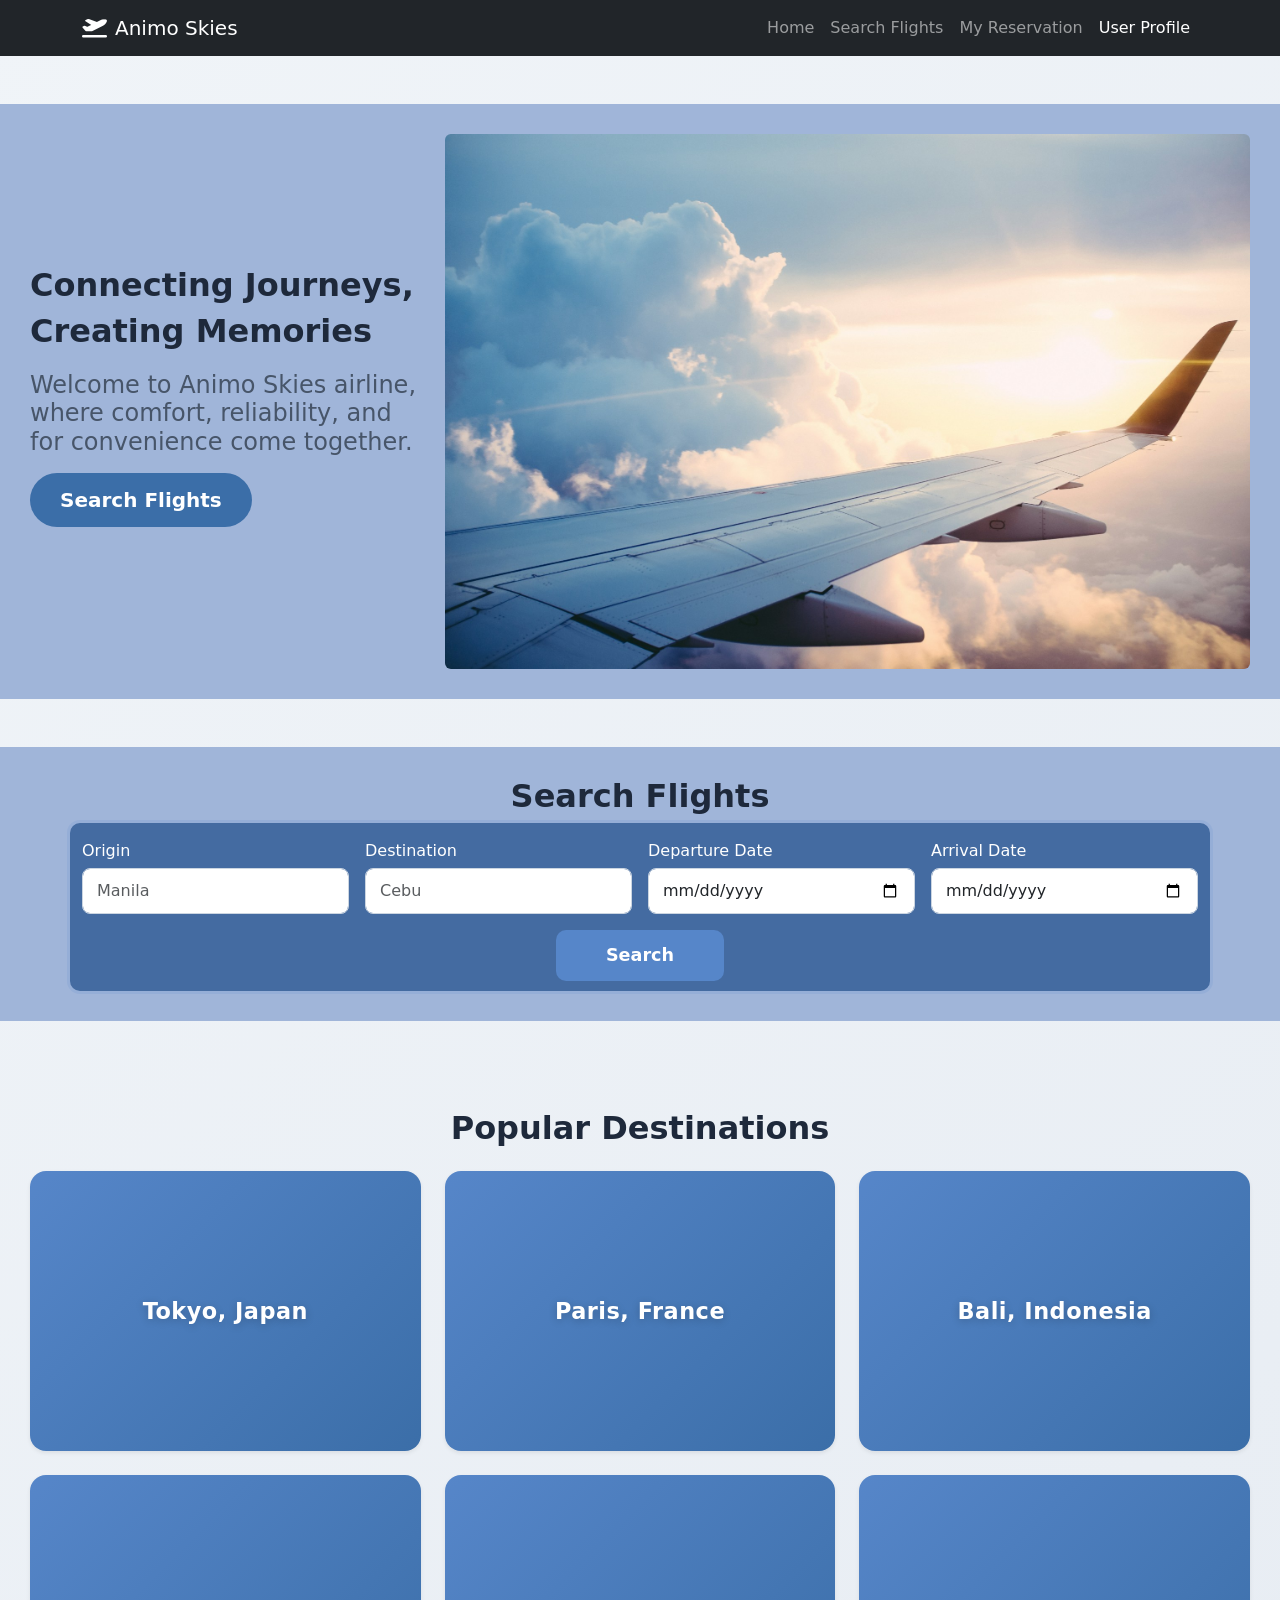
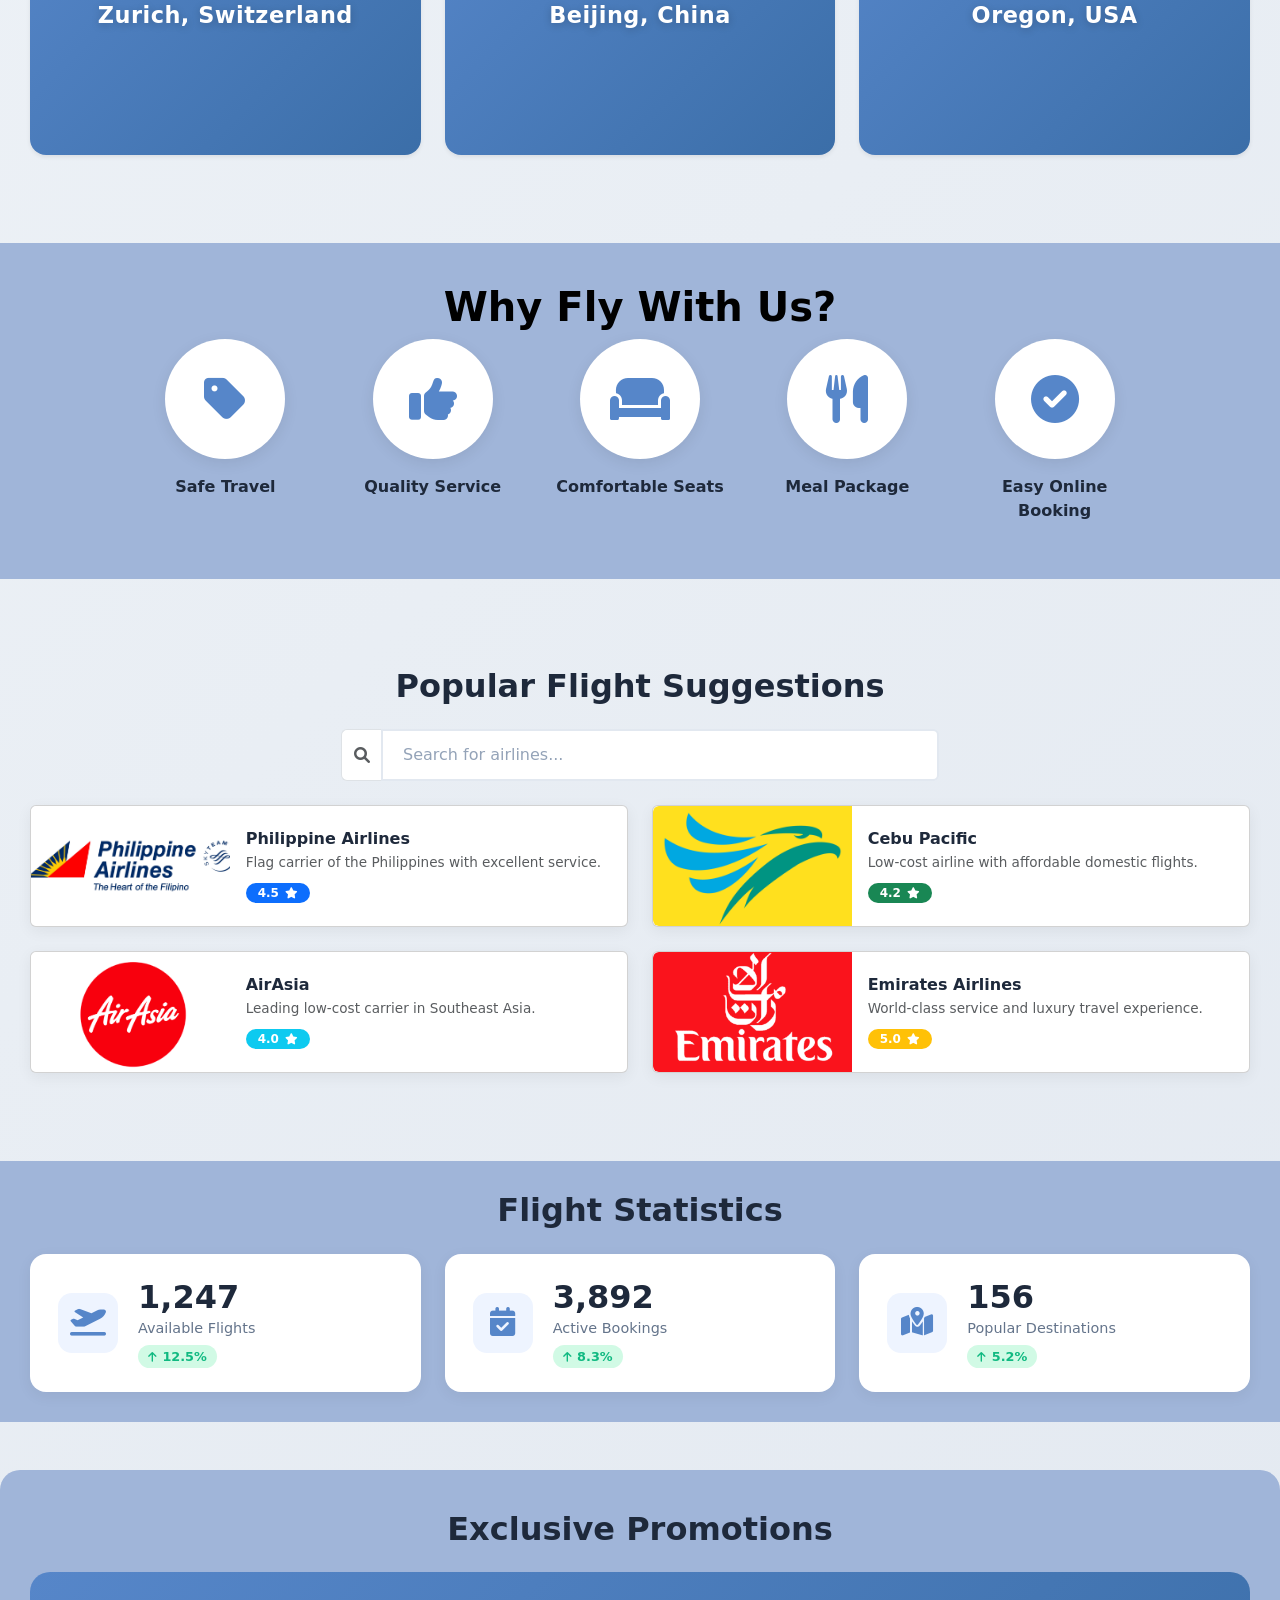
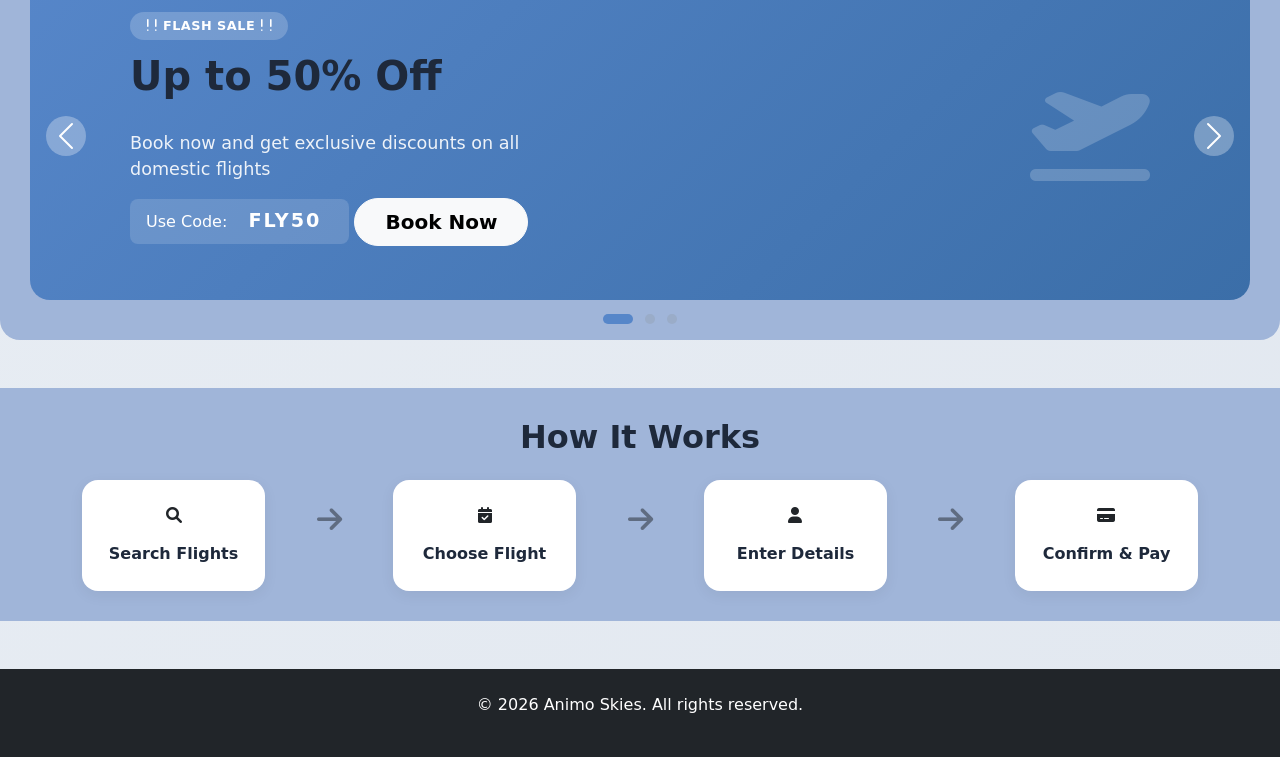
<file: index.html>
<!DOCTYPE html>
<html lang="en">

<head>
    <meta charset="UTF-8">
    <meta name="viewport" content="width=device-width, initial-scale=1.0">
    <title>Animo Skies - Home</title>

    <!-- Bootstrap CSS -->
    <link href="https://cdn.jsdelivr.net/npm/bootstrap@5.3.3/dist/css/bootstrap.min.css" rel="stylesheet">
    
    <!-- Font Awesome -->
    <link rel="stylesheet" href="https://cdnjs.cloudflare.com/ajax/libs/font-awesome/6.0.0-beta3/css/all.min.css">
    
    <!-- jQuery -->
    <script src="https://code.jquery.com/jquery-3.6.0.min.js"></script>
    
    <!-- Custom CSS -->
    <link rel="stylesheet" href="index-design.css">

</head>

<body>

    <!-- Navigation -->
    <nav class="navbar navbar-expand-lg navbar-dark bg-dark">
        <div class="container">
            <a class="navbar-brand" href="#">
                <i class="fas fa-plane-departure me-2"></i>Animo Skies
            </a>
            <button class="navbar-toggler" type="button" data-bs-toggle="collapse" data-bs-target="#mainMenu">
                <span class="navbar-toggler-icon"></span>
            </button>
            <div class="collapse navbar-collapse" id="mainMenu">
                <ul class="navbar-nav ms-auto">
                    <li class="nav-item"><a class="nav-link" href="index.html">Home</a></li>
                    <li class="nav-item"><a class="nav-link" href="search.html">Search Flights</a></li>
                    <li class="nav-item"><a class="nav-link" href="reservation.html">My Reservation</a></li>
                    <li class="nav-item"><a class="nav-link active" href="profile.html">User Profile</a></li>
                </ul>
            </div>
        </div>
    </nav>

    <!-- Hero Section -->
    <div class="container-fluid my-5" id="firstContainer">
        <div class="row align-items-center">
            <div class="col-lg-4 col-md-6" id="firstContainerTxt">
                <div class="lead-text">
                    <h2 class="mb-2">Connecting Journeys,</h2>
                    <h2 class="mb-2">Creating Memories</h2>
                </div>

                <div class="sublead-text"> 
                    <h4 class="mb-2">Welcome to Animo Skies airline, where comfort,
                                    reliability, and for convenience come together.</h4>
                </div>
                
                <div class="btn-container mt-3" id="firstContainerBtn">
                    <a href="#searchFlightContainer" class="btn btn-primary btn-lg" id="pressScrollSearch">Search Flights</a>
                </div>
            </div>

            <div class="col-lg-8 col-md-6" id="firstContainerPic">
                    <img src="pics/plane.jpg" alt="Image" class="img-fluid rounded">
                </div>

        </div>
    </div>

    <!-- Search Flight-->
     <div class="container-fluid my-5" id="searchFlightContainer">
        <div class="row">
            <div class="col-md-12">
                <h2 class="text-center mb-4">Search Flights</h2>
                <form class="container" id="grpSearchContainer">
                    <div class="row g-3 align-items-end">
                        <div class="col-md-3 col-sm-6">
                            <label for="origin">Origin</label>
                            <input type="text" class="form-control" id="origin" placeholder="Manila">
                        </div>

                        <div class="col-md-3 col-sm-6">
                            <label for="destination">Destination</label>
                            <input type="text" class="form-control" id="destination" placeholder="Cebu">
                        </div>

                        <div class="col-md-3 col-sm-6">
                            <label for="departure">Departure Date</label>
                            <input type="date" class="form-control" id="departure">
                        </div>

                        <div class="col-md-3 col-sm-6">
                            <label for="arrival">Arrival Date</label>
                            <input type="date" class="form-control" id="arrival">
                        </div>
                        
                        <div class="col-12 text-center mt-3">
                            <a href="search.html" class="btn btn-primary btn-lg">Search</a>
                        </div>

                    </div>
                </form>
            </div>
        </div>
     </div>

    <!-- Popular Destinations Showcase -->
     <div class="container-fluid my-5" id="popDestShowcase">
        <h2 class="text-center mb-4">Popular Destinations</h2>
        
        <div class="row row-cols-3 g-4">
            <!-- Tokyo -->
            <div class="col">
                <div class="card h-100 shadow-sm destination-card d-flex align-items-center justify-content-center">
                    <h5 class="card-title text-white fw-bold text-center mb-0">Tokyo, Japan</h5>
                </div>
            </div>

            <!-- Paris -->
            <div class="col">
                <div class="card h-100 shadow-sm destination-card d-flex align-items-center justify-content-center">
                    <h5 class="card-title text-white fw-bold text-center mb-0">Paris, France</h5>
                </div>
            </div>

            <!-- Bali -->
            <div class="col">
                <div class="card h-100 shadow-sm destination-card d-flex align-items-center justify-content-center">
                    <h5 class="card-title text-white fw-bold text-center mb-0">Bali, Indonesia</h5>
                </div>
            </div>

            <!-- Zurich -->
            <div class="col">
                <div class="card h-100 shadow-sm destination-card d-flex align-items-center justify-content-center">
                    <h5 class="card-title text-white fw-bold text-center mb-0">Zurich, Switzerland</h5>
                </div>
            </div>

            <!-- Beijing -->
            <div class="col">
                <div class="card h-100 shadow-sm destination-card d-flex align-items-center justify-content-center">
                    <h5 class="card-title text-white fw-bold text-center mb-0">Beijing, China</h5>
                </div>
            </div>

            <!-- Oregon -->
            <div class="col">
                <div class="card h-100 shadow-sm destination-card d-flex align-items-center justify-content-center">
                    <h5 class="card-title text-white fw-bold text-center mb-0">Oregon, USA</h5>
                </div>
            </div>
        </div>
    </div>

    <!-- Why Fly With Us -->
    <div class="container-fluid my-5" id="whyFly">
        <h1 class="text-center text-body-emphasis">Why Fly With Us?</h1>

        <div class="row justify-content-center g-4">
            <!-- Circle 1 -->
            <div class="col-md-2 col-sm-4 col-6 text-center">
                <div class="circle-item">
                    <div class="circle"><i class="fas fa-tag"></i></div>
                    <p class="circle-text mt-3">Safe Travel</p>
                </div>
            </div>
            
            <!-- Circle 2 -->
            <div class="col-md-2 col-sm-4 col-6 text-center">
                <div class="circle-item">
                    <div class="circle"><i class="fas fa-thumbs-up"></i></div>
                    <p class="circle-text mt-3">Quality Service</p>
                </div>
            </div>
            
            <!-- Circle 3 -->
            <div class="col-md-2 col-sm-4 col-6 text-center">
                <div class="circle-item">
                    <div class="circle"><i class="fas fa-couch"></i></div>
                    <p class="circle-text mt-3">Comfortable Seats</p>
                </div>
            </div>
            
            <!-- Circle 4 -->
            <div class="col-md-2 col-sm-4 col-6 text-center">
                <div class="circle-item">
                    <div class="circle"><i class="fas fa-utensils"></i></div>
                    <p class="circle-text mt-3">Meal Package</p>
                </div>
            </div>
            
            <!-- Circle 5 -->
            <div class="col-md-2 col-sm-4 col-6 text-center">
                <div class="circle-item">
                    <div class="circle"><i class="fas fa-check-circle"></i></div>
                    <p class="circle-text mt-3">Easy Online Booking</p>
                </div>
            </div>
        </div>

    </div>

    <!-- Flight Suggestions -->
     <div class="container-fluid my-5" id="flightSugg">
        <h2 class="text-center mb-4">Popular Flight Suggestions</h2>
    
        <!-- Search Bar for Auto-Suggest -->
    <div class="row justify-content-center mb-4">
        <div class="col-md-6">
            <div class="search-wrapper">
                <div class="input-group">
                    <span class="input-group-text bg-white border-end-0">
                        <i class="fas fa-search text-muted"></i>
                    </span>
                    <input type="text" class="form-control" id="flightSearch" 
                           placeholder="Search for airlines..." 
                           autocomplete="off">
                </div>
                <div id="suggestionsList" class="suggestions-box"></div>
            </div>
        </div>
    </div>

        <div class="row row-cols-1 row-cols-md-2 g-4">
            <!-- Card 1 -->
            <div class="col">
                <div class="card flight-card">
                    <div class="row g-0 align-items-center">
                        <div class="col-4">
                            <img src="pics/PAL.jpg" class="img-fluid rounded-start flight-img" alt="Philippine Airlines">
                        </div>
                        <div class="col-8">
                            <div class="card-body">
                                <h5 class="card-title">Philippine Airlines</h5>
                                <p class="card-text text-muted">Flag carrier of the Philippines with excellent service.</p>
                                <span class="badge bg-primary">4.5 <i class="fas fa-star"></i></span>
                            </div>
                        </div>
                    </div>
                </div>
            </div>
            
            <!-- Card 2 -->
            <div class="col">
                <div class="card flight-card">
                    <div class="row g-0 align-items-center">
                        <div class="col-4">
                            <img src="pics/CebPac.png" class="img-fluid rounded-start flight-img" alt="Cebu Pacific">
                        </div>
                        <div class="col-8">
                            <div class="card-body">
                                <h5 class="card-title">Cebu Pacific</h5>
                                <p class="card-text text-muted">Low-cost airline with affordable domestic flights.</p>
                                <span class="badge bg-success">4.2 <i class="fas fa-star"></i></span>
                            </div>
                        </div>
                    </div>
                </div>
            </div>
            
            <!-- Card 3 -->
            <div class="col">
                <div class="card flight-card">
                    <div class="row g-0 align-items-center">
                        <div class="col-4">
                            <img src="pics/airasia.png" class="img-fluid rounded-start flight-img" alt="AirAsia">
                        </div>
                        <div class="col-8">
                            <div class="card-body">
                                <h5 class="card-title">AirAsia</h5>
                                <p class="card-text text-muted">Leading low-cost carrier in Southeast Asia.</p>
                                <span class="badge bg-info">4.0 <i class="fas fa-star"></i></span>
                            </div>
                        </div>
                    </div>
                </div>
            </div>
            
            <!-- Card 4 -->
            <div class="col">
                <div class="card flight-card">
                    <div class="row g-0 align-items-center">
                        <div class="col-4">
                            <img src="pics/emirates.png" class="img-fluid rounded-start flight-img" alt="Emirates Airlines">
                        </div>
                        <div class="col-8">
                            <div class="card-body">
                                <h5 class="card-title">Emirates Airlines</h5>
                                <p class="card-text text-muted">World-class service and luxury travel experience.</p>
                                <span class="badge bg-warning">5.0 <i class="fas fa-star"></i></span>
                            </div>
                        </div>
                    </div>
                </div>
            </div>
        </div>
     </div>

    <!-- Flight Statistics -->
     <div class="container-fluid my-5" id="flightStats">
        <h2 class="text-center mb-4">Flight Statistics</h2>     
    
            <div class="row g-4">
            <!-- Available Flights -->
            <div class="col-md-4">
                <div class="stat-card">
                    <div class="stat-icon">
                        <i class="fas fa-plane-departure"></i>
                    </div>
                    <div class="stat-content">
                        <h3 class="stat-number" id="availableFlights">1,247</h3>
                        <p class="stat-label">Available Flights</p>
                        <span class="stat-change positive">
                            <i class="fas fa-arrow-up"></i> 12.5%
                        </span>
                    </div>
                </div>
            </div>
            
            <!-- Active Bookings -->
            <div class="col-md-4">
                <div class="stat-card">
                    <div class="stat-icon">
                        <i class="fas fa-calendar-check"></i>
                    </div>
                    <div class="stat-content">
                        <h3 class="stat-number" id="activeBookings">3,892</h3>
                        <p class="stat-label">Active Bookings</p>
                        <span class="stat-change positive">
                            <i class="fas fa-arrow-up"></i> 8.3%
                        </span>
                    </div>
                </div>
            </div>
            
            <!-- Popular Destinations -->
            <div class="col-md-4">
                <div class="stat-card">
                    <div class="stat-icon">
                        <i class="fas fa-map-marked-alt"></i>
                    </div>
                    <div class="stat-content">
                        <h3 class="stat-number" id="popularDestinations">156</h3>
                        <p class="stat-label">Popular Destinations</p>
                        <span class="stat-change positive">
                            <i class="fas fa-arrow-up"></i> 5.2%
                        </span>
                    </div>
                </div>
            </div>
        </div>
    
    </div>

    <!-- Promotion carousel -->
     <div class="container-fluid my-5" id="promoCarousel">
        <h2 class="text-center mb-4">Exclusive Promotions</h2>
        
        <div id="promoCarouselIndicators" class="carousel slide" data-bs-ride="carousel">
            <!-- Indicators -->
            <div class="carousel-indicators">
                <button type="button" data-bs-target="#promoCarouselIndicators" data-bs-slide-to="0" class="active"></button>
                <button type="button" data-bs-target="#promoCarouselIndicators" data-bs-slide-to="1"></button>
                <button type="button" data-bs-target="#promoCarouselIndicators" data-bs-slide-to="2"></button>
            </div>
            
            <!-- Slides -->
            <div class="carousel-inner rounded-4">
                <!-- Slide 1 -->
                <div class="carousel-item active">
                    <div class="promo-slide" style="background: linear-gradient(135deg, #5686c9, #3b6ea8);">
                        <div class="promo-content">
                            <div class="promo-badge">
                            <i class="fas fa-exclamation"></i>
                            <i class="fas fa-exclamation"></i>
                            FLASH SALE
                            <i class="fas fa-exclamation"></i>
                            <i class="fas fa-exclamation"></i>
                            </div>
                            <h2 class="promo-title">Up to 50% Off</h2>
                            <p class="promo-desc">Book now and get exclusive discounts on all domestic flights</p>
                            <div class="promo-code">
                                <span>Use Code: </span>
                                <strong>FLY50</strong>
                            </div>
                            <a href="#" class="btn btn-light btn-lg">Book Now</a>
                        </div>
                        <div class="promo-image">
                            <i class="fas fa-plane-departure"></i>
                        </div>
                    </div>
                </div>
                
                <!-- Slide 2 -->
                <div class="carousel-item">
                    <div class="promo-slide" style="background: linear-gradient(135deg, #f59e0b, #d97706);">
                        <div class="promo-content">
                            <div class="promo-badge"> LIMITED OFFER</div>
                            <h2 class="promo-title">Summer Getaway</h2>
                            <p class="promo-desc">Enjoy special rates on international flights this summer</p>
                            <div class="promo-code">
                                <span>Use Code: </span>
                                <strong>SUMMER25</strong>
                            </div>
                            <a href="#" class="btn btn-light btn-lg">Explore Deals</a>
                        </div>
                        <div class="promo-image">
                            <i class="fas fa-sun"></i>
                        </div>
                    </div>
                </div>
                
                <!-- Slide 3 -->
                <div class="carousel-item">
                    <div class="promo-slide" style="background: linear-gradient(135deg, #10b981, #059669);">
                        <div class="promo-content">
                            <div class="promo-badge"> GROUP DEAL</div>
                            <h2 class="promo-title">Family & Group Discount</h2>
                            <p class="promo-desc">Bring your loved ones and save up to 30% on group bookings</p>
                            <div class="promo-code">
                                <span>Use Code: </span>
                                <strong>GROUP30</strong>
                            </div>
                            <a href="#" class="btn btn-light btn-lg">View Offer</a>
                        </div>
                        <div class="promo-image">
                            <i class="fas fa-users"></i>
                        </div>
                    </div>
                </div>
            </div>
            
            <!-- Controls -->
            <button class="carousel-control-prev" type="button" data-bs-target="#promoCarouselIndicators" data-bs-slide="prev">
                <span class="carousel-control-prev-icon" aria-hidden="true"></span>
                <span class="visually-hidden">Previous</span>
            </button>
            <button class="carousel-control-next" type="button" data-bs-target="#promoCarouselIndicators" data-bs-slide="next">
                <span class="carousel-control-next-icon" aria-hidden="true"></span>
                <span class="visually-hidden">Next</span>
            </button>
        </div>
     </div>

    <!-- Booking Steps -->
     <div class="container-fluid my-5" id="bookSteps">
        <h2 class="text-center mb-4">How It Works</h2>

        <div class="row justify-content-center align-items-start g-4">
            <!-- Step 1 -->
            <div class="col-md-2 col-sm-6 text-center">
                <div class="step-item">
                    <div class="step-square">
                        <i class="fas fa-search"></i>
                    </div>
                    <h5 class="step-title mt-3">Search Flights</h5>
                </div>
            </div>
            
            <!-- Arrow 1 -->
            <div class="col-md-1 d-none d-md-flex align-items-center justify-content-center step-arrow-wrapper">
                <i class="fas fa-arrow-right step-arrow"></i>
            </div>
            
            <!-- Step 2 -->
            <div class="col-md-2 col-sm-6 text-center">
                <div class="step-item">
                    <div class="step-square">
                        <i class="fas fa-calendar-check"></i>
                    </div>
                    <h5 class="step-title mt-3">Choose Flight</h5>
                </div>
            </div>
            
            <!-- Arrow 2 -->
            <div class="col-md-1 d-none d-md-flex align-items-center justify-content-center step-arrow-wrapper">
                <i class="fas fa-arrow-right step-arrow"></i>
            </div>
            
            <!-- Step 3 -->
            <div class="col-md-2 col-sm-6 text-center">
                <div class="step-item">
                    <div class="step-square">
                        <i class="fas fa-user"></i>
                    </div>
                    <h5 class="step-title mt-3">Enter Details</h5>
                </div>
            </div>
            
            <!-- Arrow 3 -->
            <div class="col-md-1 d-none d-md-flex align-items-center justify-content-center step-arrow-wrapper">
                <i class="fas fa-arrow-right step-arrow"></i>
            </div>
            
            <!-- Step 4 -->
            <div class="col-md-2 col-sm-6 text-center">
                <div class="step-item">
                    <div class="step-square">
                        <i class="fas fa-credit-card"></i>
                    </div>
                    <h5 class="step-title mt-3">Confirm & Pay</h5>
                </div>
            </div>
        </div>
    </div>

    <!-- Footer -->
    <footer class="bg-dark text-white text-center py-4">
        <div class="container">
            <p>&copy; 2026 Animo Skies. All rights reserved.</p>
        </div>
    </footer>

    <!-- Bootstrap JS -->
    <script src="https://cdn.jsdelivr.net/npm/bootstrap@5.3.3/dist/js/bootstrap.bundle.min.js"></script>

    <script src="index-script.js"></script>

</body>

</html>
</file>
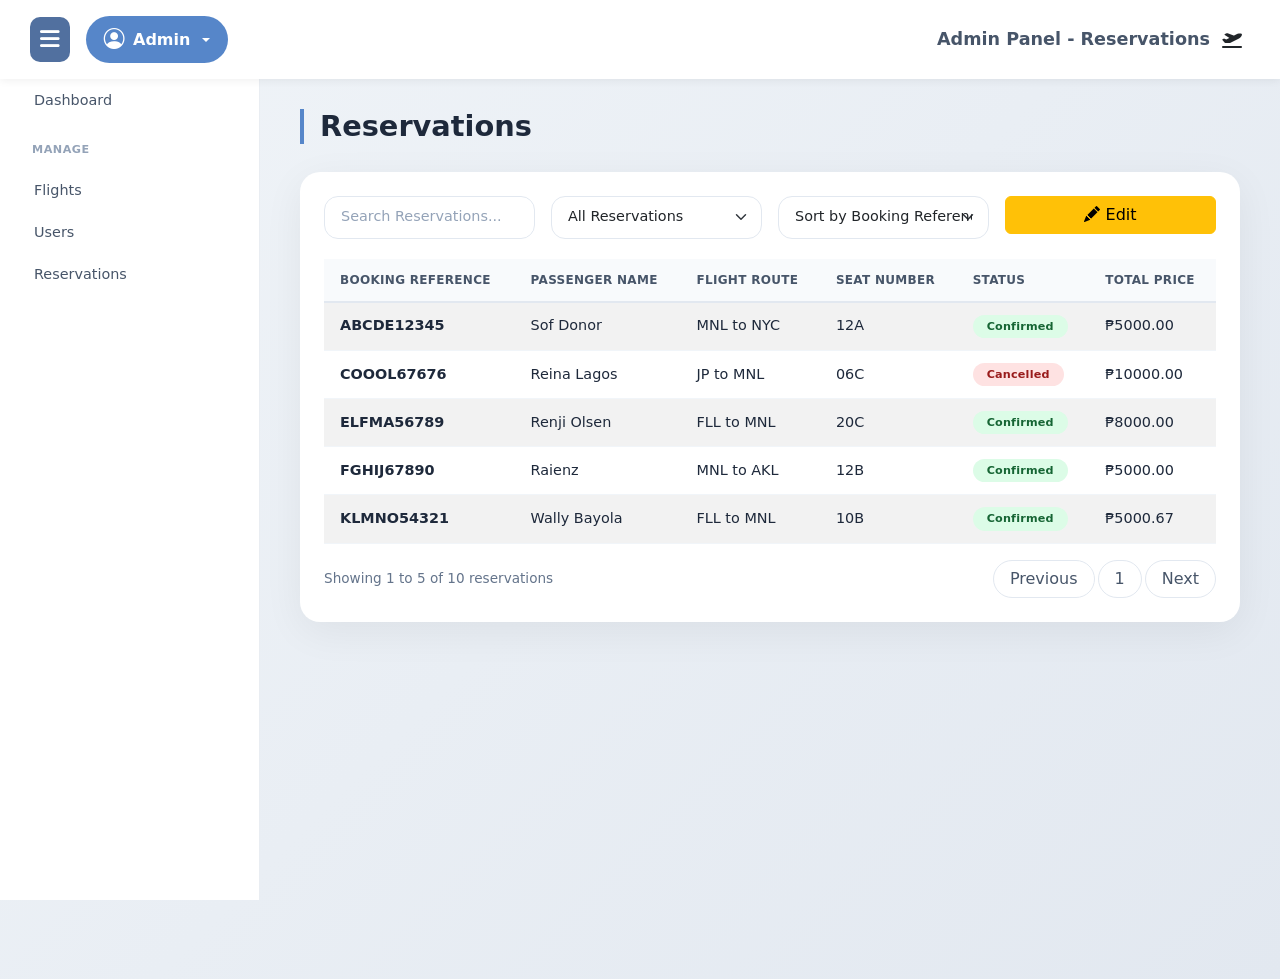
<file: admin-reservations.html>
<!DOCTYPE html>
<html lang="en">
<head>
    <meta charset="UTF-8">
    <meta name="viewport" content="width=device-width, initial-scale=1.0">
    <title>AnimoSkies Admin - Reservations</title>

    <!--Bootstrap-->
    <link href="https://cdn.jsdelivr.net/npm/bootstrap@5.3.0-alpha1/dist/css/bootstrap.min.css" rel="stylesheet"/>
    <link rel="stylesheet" href="https://cdnjs.cloudflare.com/ajax/libs/font-awesome/6.5.0/css/all.min.css" />
    <link href="https://cdn.jsdelivr.net/npm/bootstrap-icons@1.11.3/font/bootstrap-icons.css" rel="stylesheet">

    <!--CSS-->
    <link rel="stylesheet" href="admin-reservations-designs.css">
</head>

<body>

    <!--Top Bar-->
    <div class="top-bar">
        <div class="top-bar-left">
            <button class="toggle-sidebar-btn" id="sidebarButtones">
                <i class="fas fa-bars"></i>
            </button>

            <div class="admin-user-dropdown">
                <button class="btn admin-user-btn dropdown-toggle" data-bs-toggle="dropdown">
                    <i class="bi bi-person-circle"></i> Admin
                </button>
                <ul class="dropdown-menu">
                    <li><a class="dropdown-item" href="#">Profile</a></li>
                    <li><a class="dropdown-item" href="#">Settings</a></li>
                    <li><a class="dropdown-item" href="#">Logout</a></li>
                </ul>
            </div>
        </div>

        <div class="top-bar-right">
            <h3>Admin Panel - Reservations</h3>
            <i class="fas fa-plane-departure me-2"></i>
        </div>
    </div>


<!--SIDEBAR-->

<div class="sidebar" id="sidebar">
    <nav class="sidebar-nav">

        <!--Dashboard Section-->
        <ul class="nav flex-column">
            <li class="nav-item">
                <a class="nav-link-Dashboard" href="admin-dashboard.html">Dashboard</a>
            </li>
        </ul>

        <!--Manage Section-->
        <div class="nav-section-title">Manage</div>
        <ul class="nav flex-column">
            <li class="nav-item">
                <a class="nav-link-Flights" href="admin-flights.html">Flights</a>
            </li>

            <li class="nav-item">
                <a class="nav-link-Users" href="admin-users.html">Users</a>
            </li>

            <li class="nav-item">
                <a class="nav-link-Reservations" href="#">Reservations</a>
            </li>
        </ul>
    </nav>
</div>

<!--Main-->
<div class="Admin-panel-reservations-main" id="adminReservationsMain">

    <h1>Reservations</h1>

    <!--Reservations Table-->
    <div class="reservations-table-container">
        <div class="table-header">
            <div class="row g-3 mb-3">
                <!--Search-->
                <div class="col-md-3">
                    <input type="text" class="form-control" id="searchReservations" placeholder="Search Reservations...">
                </div>

                <!--filter-->
                <div class="col-md-3">
                    <select class="form-select" id="filterReservations">
                        <option value="all">All Reservations</option>
                        <option value="Confirmed">Confirmed Reservations</option>
                        <option value="Cancelled">Cancelled Reservations</option>
                    </select>
                </div>

                 <!--Sort by dropdown-->
                <div class="col-md-3">
                    <select class="form-select" id="sortReservations">
                        <option value="book_ref">Sort by Booking Reference</option>
                        <option value="pass_name">Sort by Passenger Name</option>
                        <option value="flight_route">Sort by Flight Route</option>
                        <option value="seat_no">Sort by Seat Number</option>
                        <option value="status">Sort by Status</option>
                        <option value="total_price">Sort by Total Price</option>
                    </select>
                </div>

                <!--Action Buttons-->
                <div class="col-md-3">
                    <button class="btn btn-warning w-100" id="editReservationBtn">
                        <i class="bi bi-pencil-fill"></i> Edit
                    </button>
                </div>
            </div>
        </div>

        <div class="reservations-table">
            <table class="table table-striped">
                <thead>
                    <tr>
                        <th>Booking Reference</th>
                        <th>Passenger Name</th>
                        <th>Flight Route</th>
                        <th>Seat Number</th>
                        <th>Status</th>
                        <th>Total Price</th>
                    </tr>
                </thead>
                <tbody id="reservationsTableBody">
                    <!--Populate table rows with reservation data via jquery-->
                </tbody>
            </table>
        </div>
        
        <div class="d-flex justify-content-between align-items-center mt-3">

            <span id="paginationInfo">Showing 1 of 2 to 10 Reservations </span>

                <nav>
                    <ul class="pagination mb-0">
                        <li class="page-item">
                            <button class="page-link" id="previousPage">Previous</button>
                        </li>

                        <li class="page-item">
                            <span class="page-link" id="currentPage">1</span>
                        </li>

                        <li class="page-item">
                            <button class="page-link" id="nextPage">Next</button>
                        </li>
                    </ul>
                </nav>
        </div>
    </div>

</div>

<!--jQuery-->
    <script src="https://code.jquery.com/jquery-3.7.1.min.js"></script>
    
    <!--Bootstrap 5 Bundle-->
    <script src="https://cdn.jsdelivr.net/npm/bootstrap@5.3.0-alpha1/dist/js/bootstrap.bundle.min.js"></script>
    
    <!--EXTERNAL JAVASCRIPT-->
    <script src="admin-reservations-script.js"></script>

</body>

</html>
</file>
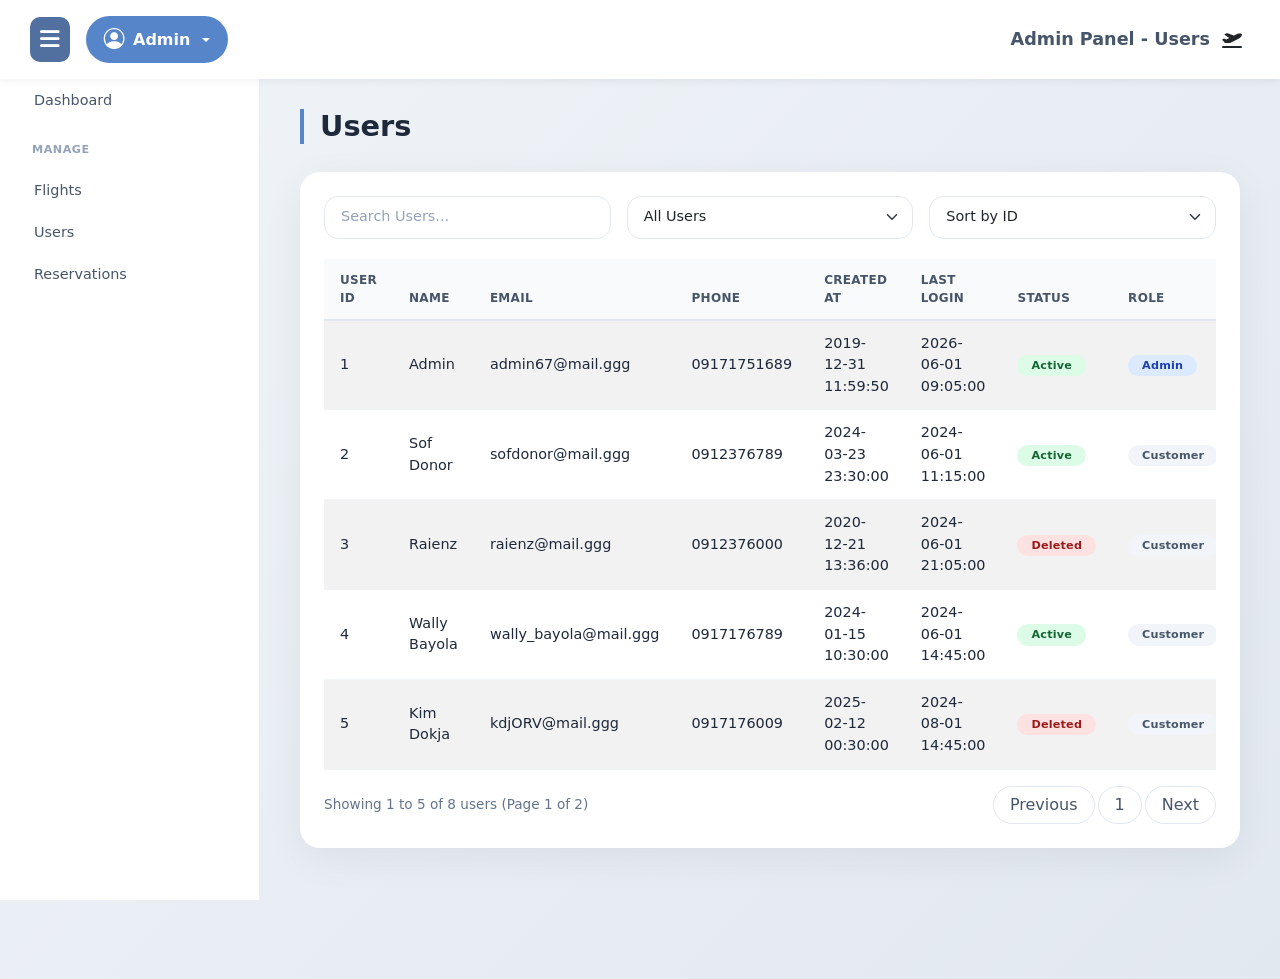
<file: admin-users.html>
<!DOCTYPE html>
<html lang="en">
<head>
    <meta charset="UTF-8">
    <meta name="viewport" content="width=device-width, initial-scale=1.0">
    <title>AnimoSkies Admin - Users</title>

    <!--Bootstrap-->
    <link href="https://cdn.jsdelivr.net/npm/bootstrap@5.3.0-alpha1/dist/css/bootstrap.min.css" rel="stylesheet"/>
    <link rel="stylesheet" href="https://cdnjs.cloudflare.com/ajax/libs/font-awesome/6.5.0/css/all.min.css" />
    <link href="https://cdn.jsdelivr.net/npm/bootstrap-icons@1.11.3/font/bootstrap-icons.css" rel="stylesheet">

    <!--CSS-->
    <link rel="stylesheet" href="admin-users-design.css">    
</head>

<body>

<!--Top Bar-->
    <div class="top-bar">
        <div class="top-bar-left">
            <button class="toggle-sidebar-btn" id="sidebarButtones">
                <i class="fas fa-bars"></i>
            </button>

            <div class="admin-user-dropdown">
                <button class="btn admin-user-btn dropdown-toggle" data-bs-toggle="dropdown">
                    <i class="bi bi-person-circle"></i> Admin
                </button>
                <ul class="dropdown-menu">
                    <li><a class="dropdown-item" href="#">Profile</a></li>
                    <li><a class="dropdown-item" href="#">Settings</a></li>
                    <li><a class="dropdown-item" href="#">Logout</a></li>
                </ul>
            </div>
        </div>

        <div class="top-bar-right">
            <h3>Admin Panel - Users</h3>
            <i class="fas fa-plane-departure me-2"></i>
        </div>
    </div>

<!--SIDEBAR-->

<div class="sidebar" id="sidebar">
    <nav class="sidebar-nav">

        <!--Dashboard Section-->
        <ul class="nav flex-column">
            <li class="nav-item">
                <a class="nav-link-Dashboard" href="admin-dashboard.html">Dashboard</a>
            </li>
        </ul>

        <!--Manage Section-->
        <div class="nav-section-title">Manage</div>
        <ul class="nav flex-column">
            <li class="nav-item">
                <a class="nav-link-Flights" href="admin-flights.html">Flights</a>
            </li>

            <li class="nav-item">
                <a class="nav-link-Users" href="#">Users</a>
            </li>

            <li class="nav-item">
                <a class="nav-link-Reservations" href="admin-reservations.html">Reservations</a>
            </li>
        </ul>
    </nav>
</div>
    
<!--Main-->
<div class="Admin-panel-users-main" id="adminUsersMain">

    <h1>Users</h1>

    <!--Users Table-->
    <div class="users-table-container">
        <div class="table-header">
            <div class="row g-3 mb-3">
                <!--Search-->
                <div class="col-md-4">
                    <input type="text" class="form-control" id="searchUsers" placeholder="Search Users...">
                </div>

                <!--filter-->
                <div class="col-md-4">
                    <select class="form-select" id="filterUsers">
                        <option value="all">All Users</option>
                        <option value="active">Active Users</option>
                        <option value="deleted">Deleted Users</option>
                    </select>
                </div>

                 <!--Sort by dropdown-->
                <div class="col-md-4">
                    <select class="form-select" id="sortUsers">
                        <option value="id">Sort by ID</option>
                        <option value="name">Sort by Name</option>
                        <option value="email">Sort by Email</option>
                        <option value="created_at">Sort by Created At</option>
                        <option value="last_login">Sort by Last Login</option>
                        <option value="status">Sort by Status</option>
                    </select>
                </div>
            </div>
        </div>

        <div class="users-table">
            <table class="table table-striped">
                <thead>
                    <tr>
                        <th>User ID</th>
                        <th>Name</th>
                        <th>Email</th>
                        <th>Phone</th>
                        <th>Created At</th>
                        <th>Last Login</th>
                        <th>Status</th>
                        <th>Role</th>
                    </tr>
                </thead>
                <tbody>
                    <!--Populate table rows with user data via jquery-->
                </tbody>
            </table>
        </div>
        
        <div class="d-flex justify-content-between align-items-center mt-3">

            <span id="paginationInfo">Showing 1 of 2 to 8 Users </span>

                <nav>
                    <ul class="pagination mb-0">
                        <li class="page-item">
                            <button class="page-link" id="previousPage">Previous</button>
                        </li>

                        <li class="page-item">
                            <span class="page-link" id="currentPage">1</span>
                        </li>

                        <li class="page-item">
                            <button class="page-link" id="nextPage">Next</button>
                        </li>
                    </ul>
                </nav>
        </div>
    </div>

</div>

<!--jQuery-->
    <script src="https://code.jquery.com/jquery-3.7.1.min.js"></script>
    
    <!--Bootstrap 5 Bundle-->
    <script src="https://cdn.jsdelivr.net/npm/bootstrap@5.3.0-alpha1/dist/js/bootstrap.bundle.min.js"></script>
    
    <!--EXTERNAL JAVASCRIPT-->
    <script src="admin-users-script.js"></script>

</body>

</html>
</file>
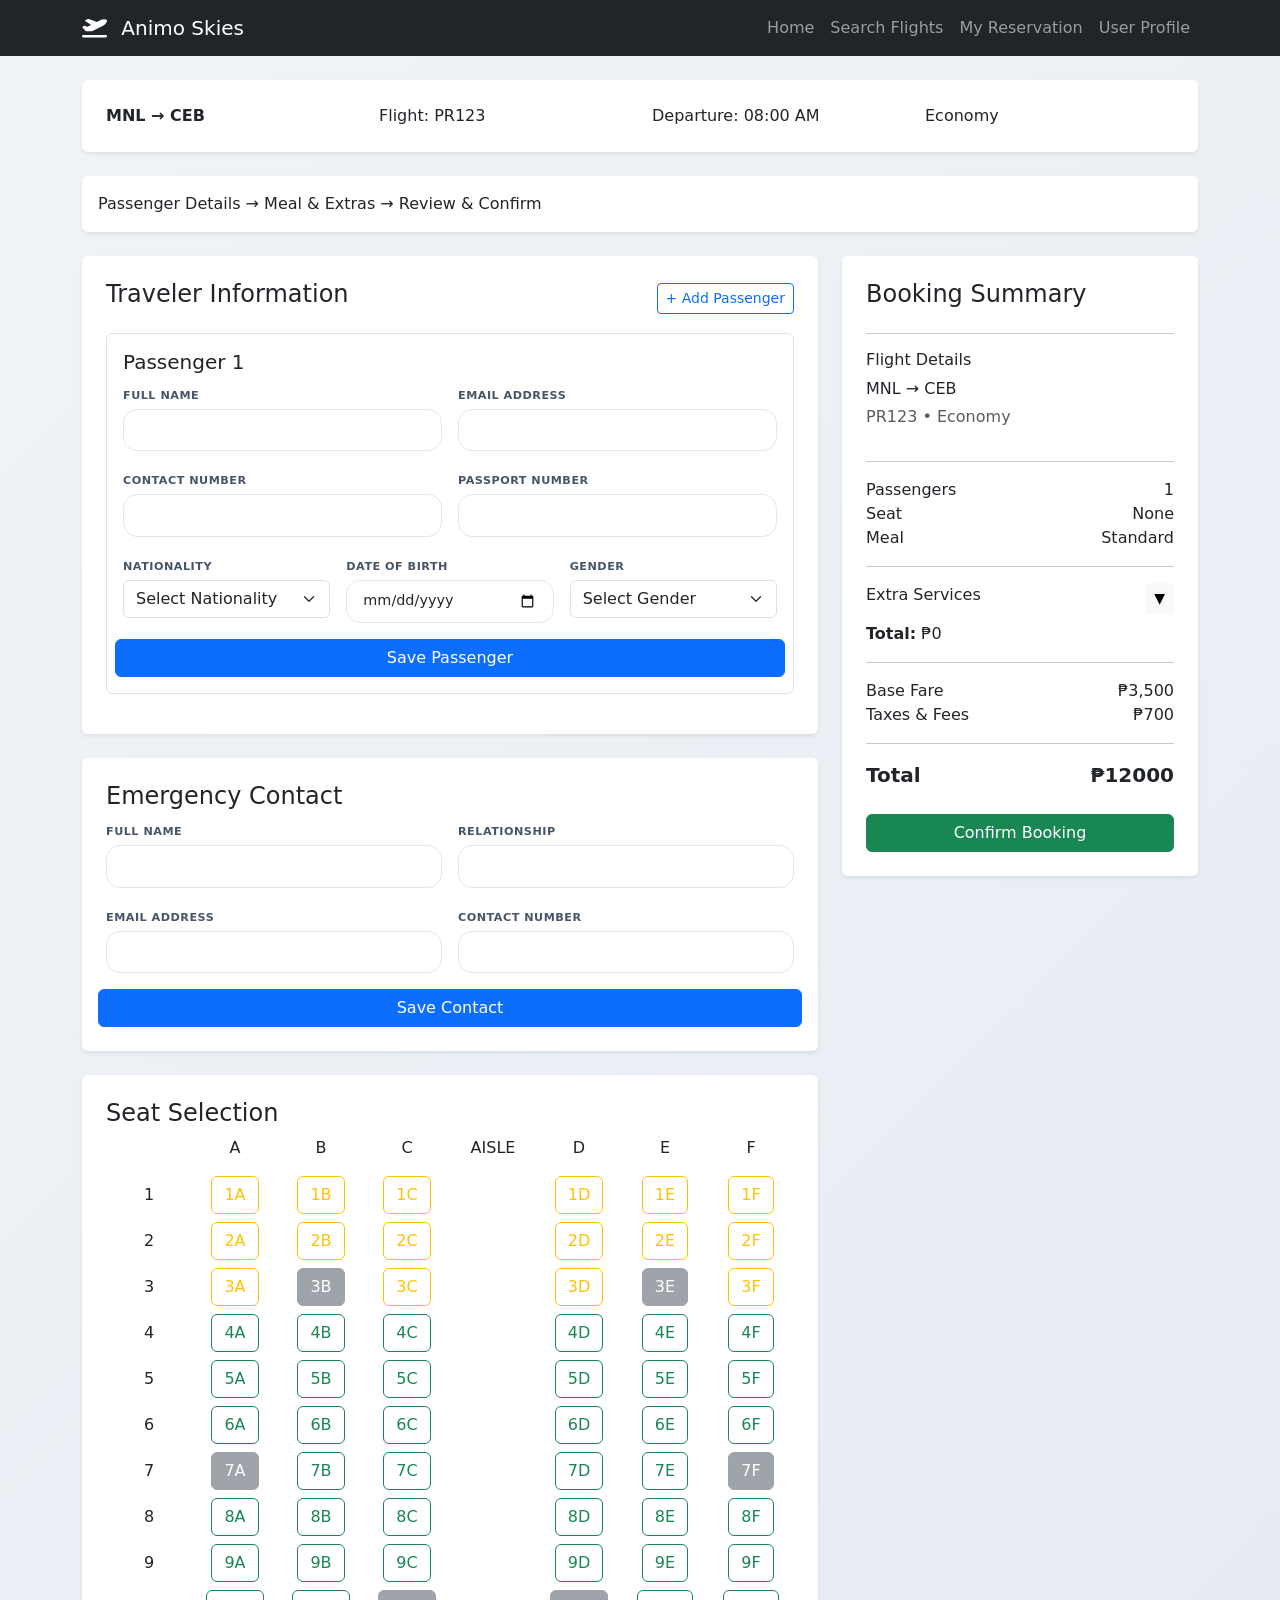
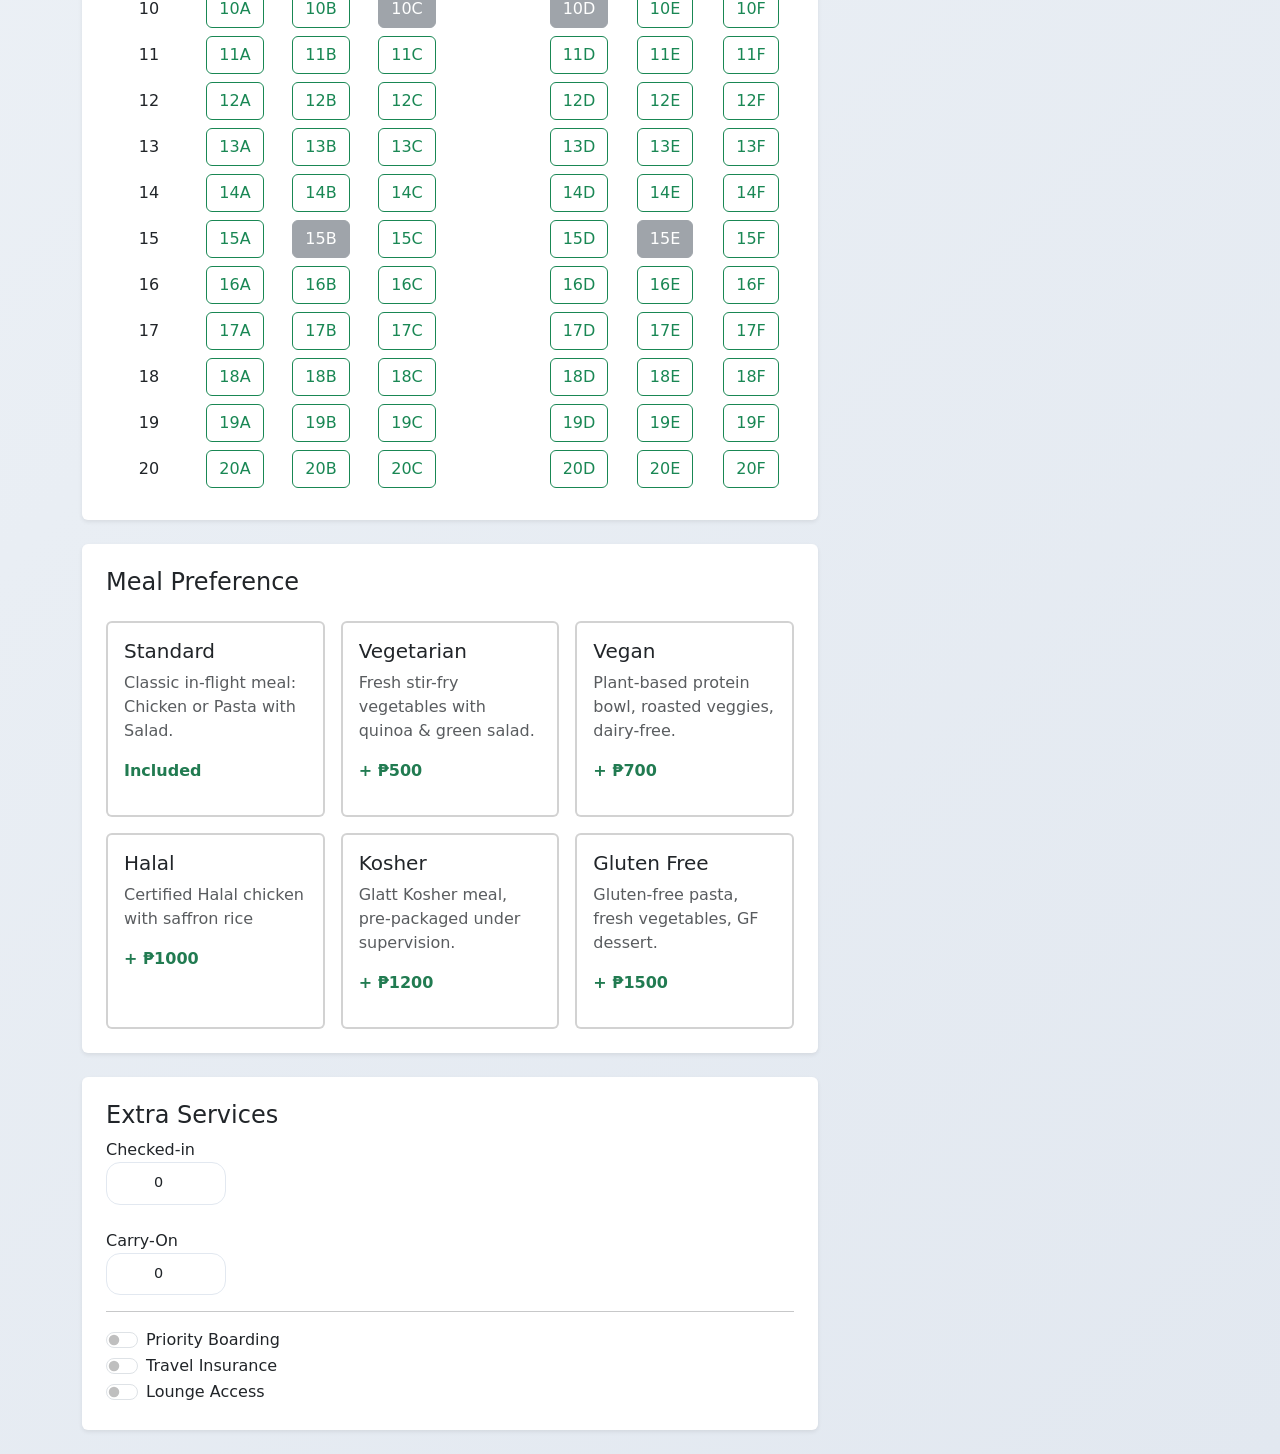
<file: booking.html>
<!DOCTYPE html>

<html>
    <head>
        <meta charset="UTF-8">
        <meta name="viewport" content="width=device-width, initial-scale=1.0">
        <title>Book Flight</title>

        <!-- Bootstrap CSS -->
        <link href="https://cdn.jsdelivr.net/npm/bootstrap@5.3.3/dist/css/bootstrap.min.css" rel="stylesheet">
        
        <!-- Bootstrap Font & Icons -->
        <link rel="stylesheet" href="https://cdnjs.cloudflare.com/ajax/libs/font-awesome/6.0.0-beta3/css/all.min.css">
        <link rel="stylesheet" href="https://cdn.jsdelivr.net/npm/bootstrap-icons@1.13.1/font/bootstrap-icons.min.css">
        
        <!-- jQuery -->
        <script src="https://code.jquery.com/jquery-3.6.0.min.js"></script>
        
        <link rel="stylesheet" href="search_book.css">

    </head>
    
    <body>

        <!-- Navigation -->
        <nav class="navbar navbar-expand-lg navbar-dark bg-dark">

            <div class="container">

                <a class="navbar-brand" href="#">
                    <i class="fas fa-plane-departure me-2"></i>
                    Animo Skies
                </a>

                <button class="navbar-toggler" type="button" data-bs-toggle="collapse" data-bs-target="#mainMenu">
                    <span class="navbar-toggler-icon"></span>
                </button>

                <div class="collapse navbar-collapse" id="mainMenu">
                    <ul class="navbar-nav ms-auto">
                        <li class="nav-item"><a class="nav-link" href="index.html">Home</a></li> <!--- will edit -->
                        <li class="nav-item"><a class="nav-link" href="search.html">Search Flights</a></li>
                        <li class="nav-item"><a class="nav-link" href="reservation.html">My Reservation</a></li>
                        <li class="nav-item"><a class="nav-link" href="profile.html">User Profile</a></li>
                    </ul>
                </div>

            </div>
            
        </nav>

        <!-- Main Content -->
        <div class="container my-4">

            <!-- Flight Header -->
            <div class="card shadow-sm border-0 p-4 mb-4">

                <div class="row align-items-center">

                    <div class="col-md-3">
                        <strong>MNL → CEB</strong>
                    </div>

                    <div class="col-md-3">
                        Flight: PR123
                    </div>

                    <div class="col-md-3">
                        Departure: 08:00 AM
                    </div>

                    <div class="col-md-3">
                        Economy
                    </div>

                </div>

            </div>

            <!-- Steps -->
            <div class="card shadow-sm border-0 p-3 mb-4">
                Passenger Details → Meal & Extras → Review & Confirm
            </div>

            <div class="row g-4">

                <!-- LEFT PANEL -->
                <div class="col-lg-8">

                    <!-- Traveler Information -->
                    <div class="card shadow-sm border-0 p-4 mb-4">

                        <div class="d-flex justify-content-between align-items-center mb-3">
                            <h4>Traveler Information</h4>

                            <button
                                type="button"
                                id="addPassenger"
                                class="btn btn-outline-primary btn-sm">
                                + Add Passenger
                            </button>
                        </div>

                        <div id="passengerContainer">

                            <!-- Passenger 1 -->
                            <div class="card border p-3 mb-3 passenger-card">

                                <h5>Passenger 1</h5>

                                <div class="row g-3">

                                    <div class="col-md-6">
                                        <label class="form-label">Full Name</label>
                                        <input type="text" class="form-control" id="fullName">
                                        <div class="text-danger small" id="nameError"></div>
                                    </div>

                                    <div class="col-md-6">
                                        <label class="form-label">Email Address</label>
                                        <input type="email" class="form-control" id="email">
                                        <div class="text-danger small" id="emailError"></div>
                                    </div>

                                    <div class="col-md-6">
                                        <label class="form-label">Contact Number</label>
                                        <input type="tel" class="form-control" id="contactNum">
                                        <div class="text-danger small" id="contactError"></div>
                                    </div>

                                    <div class="col-md-6">
                                        <label class="form-label">Passport Number</label>
                                        <input type="text" class="form-control" id="passportNum">
                                        <div class="text-danger small" id="passportError"></div>
                                    </div>

                                    <div class="col-md-4">
                                        <label class="form-label">Nationality</label>
                                        <select class="form-select" id="nationality">
                                            <option value="">Select Nationality</option>
                                            <option>Filipino</option>
                                        </select>
                                        <div class="text-danger small" id="nationalityError"></div>
                                    </div>

                                    <div class="col-md-4">
                                        <label class="form-label">Date of Birth</label>
                                        <input type="date" class="form-control" id="birthDate">
                                        <div class="text-danger small" id="birthDateError"></div>
                                    </div>

                                    <div class="col-md-4">
                                        <label class="form-label">Gender</label>
                                        <select class="form-select" id="gender">
                                            <option value="">Select Gender</option>
                                            <option>Male</option>
                                            <option>Female</option>
                                        </select>
                                        <div class="text-danger small" id="genderError"></div>
                                    </div>

                                    <button type="button" class="btn btn-primary" id="savePassenger">Save Passenger</button>

                                </div>

                            </div>

                        </div>

                    </div>

                    <!-- Emergency Contact -->
                    <div class="card shadow-sm border-0 p-4 mb-4">
                        <h4>Emergency Contact</h4>

                        <div class="row g-3">

                            <div class="col-md-6">
                                <label class="form-label">Full Name</label>
                                <input type="text" class="form-control" id="name_emergency">
                                <div class="text-danger small" id="name_emError"></div>
                            </div>

                            <div class="col-md-6">
                                <label class="form-label">Relationship</label>
                                <input type="text" class="form-control" id="rel_emergency">
                                <div class="text-danger small" id="rel_emError"></div>
                            </div>

                            <div class="col-md-6">
                                <label class="form-label">Email Address</label>
                                <input type="email" class="form-control" id="email_emergency">
                                <div class="text-danger small" id="email_emError"></div>
                            </div>

                            <div class="col-md-6">
                                <label class="form-label">Contact Number</label>
                                <input type="tel" class="form-control" id="contact_emergency">
                                <div class="text-danger small" id="contact_emError"></div>
                            </div>

                            <button type="button" class="btn btn-primary" id="saveEmergency">Save Contact</button>
                            
                        </div>
                    </div>

                    <!-- Seat Selection -->
                    <div class="card shadow-sm border-0 p-4 mb-4">
                        <h4>Seat Selection</h4>

                        <div class="container seat-map">

                            <!-- Labels -->
                            <div class="row text-center mb-3">
                                <div class="col"></div>

                                <div class="col">A</div>
                                <div class="col">B</div>
                                <div class="col">C</div>

                                <div class="col">AISLE</div>

                                <div class="col">D</div>
                                <div class="col">E</div>
                                <div class="col">F</div>
                            </div>

                            <div id="seatRows"></div>

                        </div>

                    </div>
                    
                    <!-- Meal Preference -->
                    <div class="card shadow-sm border-0 p-4 mb-4">

                        <h4 class="mb-4">Meal Preference</h4>

                        <div class="row g-3">

                            <!-- Meal Card -->
                            <div class="col-md-4">

                                <div class="card meal-card h-100">

                                    <div class="card-body">

                                        <h5>Standard</h5>

                                        <p class="text-muted">
                                            Classic in-flight meal: Chicken or Pasta with Salad.
                                        </p>

                                        <p class="meal_price">Included</p>

                                    </div>

                                </div>

                            </div>

                            <!-- Meal Card -->
                            <div class="col-md-4">

                                <div class="card meal-card h-100">

                                    <div class="card-body">

                                        <h5>Vegetarian</h5>

                                        <p class="text-muted">
                                            Fresh stir-fry vegetables with quinoa & green salad.
                                        </p>

                                        <p class="meal_price">+ ₱500</p>

                                    </div>

                                </div>

                            </div>

                            <!-- Meal Card -->
                            <div class="col-md-4">

                                <div class="card meal-card h-100">

                                    <div class="card-body">

                                        <h5>Vegan</h5>

                                        <p class="text-muted">
                                            Plant-based protein bowl, roasted veggies, dairy-free.
                                        </p>

                                        <p class="meal_price">+ ₱700</p>

                                    </div>

                                </div>

                            </div>

                            <!-- Meal Card -->
                            <div class="col-md-4">

                                <div class="card meal-card h-100">

                                    <div class="card-body">

                                        <h5>Halal</h5>

                                        <p class="text-muted">
                                            Certified Halal chicken with saffron rice
                                        </p>

                                        <p class="meal_price">+ ₱1000</p>

                                    </div>

                                </div>

                            </div>

                            <!-- Meal Card -->
                            <div class="col-md-4">

                                <div class="card meal-card h-100">

                                    <div class="card-body">

                                        <h5>Kosher</h5>

                                        <p class="text-muted">
                                            Glatt Kosher meal, pre-packaged under supervision.
                                        </p>

                                        <p class="meal_price">+ ₱1200</p>

                                    </div>

                                </div>

                            </div>

                            <!-- Meal Card -->
                            <div class="col-md-4">

                                <div class="card meal-card h-100">

                                    <div class="card-body">

                                        <h5>Gluten Free</h5>

                                        <p class="text-muted">
                                            Gluten-free pasta, fresh vegetables, GF dessert.
                                        </p>

                                        <p class="meal_price">+ ₱1500</p>

                                    </div>

                                </div>

                            </div>

                        </div>

                    </div>

                    <!-- Extra Services -->
                    <div class="card shadow-sm border-0 p-4">
                        <h4>Extra Services</h4>

                        <label class="form-check-label">Checked-in</label>

                        <div class="input-group">
                            <input type="number" class="form-control text-center extra_serv" id="checkedBag" value="0" min="0" max="100" step="1">
                        </div>

                        <br>
                        <label class="form-check-label">Carry-On</label>

                        <div class="input-group">
                            <input type="number" class="form-control text-center extra_serv" id="carryBag" value="0" min="0" max="100" step="1">
                        </div>

                        <hr>
                        <div class="form-check form-switch">
                            <input class="form-check-input extra_serv" type="checkbox" id="priorityBoard">
                            <label class="form-check-label">
                                Priority Boarding
                            </label>
                        </div>

                        <div class="form-check form-switch">
                            <input class="form-check-input extra_serv" type="checkbox" id="travelIns">
                            <label class="form-check-label">
                                Travel Insurance
                            </label>
                        </div>

                        <div class="form-check form-switch">
                            <input class="form-check-input extra_serv" type="checkbox" id="loungeAccess">
                            <label class="form-check-label">
                                Lounge Access
                            </label>
                        </div>

                    </div>
                    
                </div>

                <!-- RIGHT PANEL -->
                <div class="col-lg-4">

                    <div class="card shadow-sm border-0 p-4 sticky-top">

                        <h4>Booking Summary</h4>

                        <hr>

                        <h6>Flight Details</h6>

                        <p class="mb-1">
                            MNL → CEB
                        </p>

                        <p class="text-muted">
                            PR123 • Economy
                        </p>

                        <hr>

                        <div class="d-flex justify-content-between">
                            <span>Passengers</span>
                            <span id="passengerCount">1</span>
                        </div>

                        <div class="d-flex justify-content-between">
                            <span>Seat</span>
                            <span id="selectedSeat">None</span>
                        </div>

                        <div class="d-flex justify-content-between">
                            <span>Meal</span>
                            <span id="selectedMeal">Standard</span>
                        </div>

                        <hr>

                        <div class="d-flex justify-content-between align-items-center">
                            <h6>Extra Services</h6>

                            <button class="btn btn-sm btn-light" data-bs-toggle="collapse" data-bs-target="#extraBreakdown">
                                ▼
                            </button>
                        </div>

                        <!-- TOTAL -->
                        <div class="mt-2">
                            <strong>Total:</strong> ₱<span id="extrasTotal">0</span>
                        </div>

                        <!-- COLLAPSIBLE DETAILS -->
                        <div class="collapse mt-3" id="extraBreakdown">

                            <div class="d-flex justify-content-between">
                                <span>Checked-in Baggage</span>
                                <span id="baggageCost">₱0</span>
                            </div>

                            <div class="d-flex justify-content-between">
                                <span>Carry-on</span>
                                <span id="carryonCost">₱0</span>
                            </div>

                            <div class="d-flex justify-content-between">
                                <span>Priority Boarding</span>
                                <span id="priorityCost">₱0</span>
                            </div>

                            <div class="d-flex justify-content-between">
                                <span>Travel Insurance</span>
                                <span id="insuranceCost">₱0</span>
                            </div>

                            <div class="d-flex justify-content-between">
                                <span>Lounge Access</span>
                                <span id="loungeCost">₱0</span>
                            </div>

                        </div>

                        <hr>

                        <!-- Breakdown -->
                        <div class="d-flex justify-content-between">
                            <span>Base Fare</span>
                            <span>₱3,500</span>
                        </div>

                        <div class="d-flex justify-content-between">
                            <span>Taxes & Fees</span>
                            <span>₱700</span>
                        </div>

                        <hr>

                        <!-- Total -->
                        <div class="d-flex justify-content-between fw-bold fs-5">
                            <span>Total</span>
                            <span id="totalPrice">₱0</span>
                        </div>

                        <button class="btn btn-success w-100 mt-4">
                            Confirm Booking
                        </button>

                    </div>

                </div>

            </div>

        </div>

        <!-- Bootsrap JS -->
        <script src="https://cdn.jsdelivr.net/npm/bootstrap@5.3.3/dist/js/bootstrap.bundle.min.js"></script>
       
        <!-- Custom JS -->
        <script src="booking.js"></script>

    </body>

</html>
</file>
<file: index-design.css>
* {
    font-family: 'Segoe UI', system-ui, -apple-system, sans-serif;
}

body {
    background: linear-gradient(135deg, #f0f4f8 0%, #e2e8f0 100%);
    min-height: 100vh;
}

/* First Container */
#firstContainer {
    background: #a0b5d9;
    padding: 30px;
}

.lead-text h2 {
    font-size: 2rem;
    font-weight: 700;
    color: #1e293b;
}

.sublead-text {
    font-size: 1.1rem;
    color: #475569;
    margin-top: 20px;
}

#pressScrollSearch {
    background-color: #3b6ea8;
    border: none;
    padding: 12px 30px;
    border-radius: 30px;
    font-weight: 700;
    transition: all 0.3s ease;
    margin-bottom: 10px;
}

/* Search Flight */
#searchFlightContainer {
    background: #a0b5d9;
    padding: 30px;
}

#searchFlightContainer h2 {
    color: #1e293b;
    font-weight: 700;
}

/* Form Labels */
#searchFlightContainer .form-label {
    font-weight: 600;
    color: #1e293b;
    margin-bottom: 4px;
}

/* Form Inputs */
#searchFlightContainer .form-control {
    border-radius: 8px;
    border: 1px solid #cbd5e1;
    padding: 10px 14px;
    transition: border-color 0.2s;
}

#searchFlightContainer .form-control:focus {
    border-color: #5686c9;
    box-shadow: 0 0 0 3px rgba(86, 134, 201, 0.15);
}

#grpSearchContainer {
    background-color: #446ba1;
    border-radius: 10px;
    box-shadow: 0 0 0 3px rgba(86, 134, 201, 0.15);
}

#grpSearchContainer label {
    color: white;
    margin-bottom: 5px;
}

/* Search Button */
#searchFlightContainer .btn-primary {
    background: #5686c9;
    border: none;
    border-radius: 10px;
    padding: 12px 50px;
    font-weight: 700;
    font-size: 1.1rem;
    transition: all 0.3s ease;
    margin-bottom: 10px;
}

#searchFlightContainer .btn-primary:hover {
    background: #4774b4;
    transform: scale(1.05);
    box-shadow: 0 8px 25px rgba(86, 134, 201, 0.3);
}

#grpSearchContainer .btn-primary i {
    margin-right: 8px;
}

/* Popular Destination Showcase*/
#popDestShowcase {
    padding: 40px 30px;
}

#popDestShowcase h2 {
    color: #1e293b;
    font-weight: 700;
}

/* Card styling */
.destination-card {
    background: linear-gradient(135deg, #5686c9, #3b6ea8);
    border-radius: 16px;
    min-height: 280px;
    border: none;
    transition: transform 0.3s ease, box-shadow 0.3s ease;
    cursor: pointer;
}

.destination-card:hover {
    transform: translateY(-8px);
    box-shadow: 0 12px 40px rgba(0, 0, 0, 0.2) !important;
}

/* Title styling */
.destination-card .card-title {
    font-size: 1.4rem;
    font-weight: 700;
    color: white;
    text-shadow: 0 2px 8px rgba(0, 0, 0, 0.2);
    letter-spacing: 0.5px;
}

/* Why Fly */
#whyFly {
    background: #a0b5d9;
    padding: 40px 30px;
}

#whyFly h1 {
    color: #1e293b;
    font-weight: 700;
}

/* Circle styling */
.circle {
    width: 120px;
    height: 120px;
    border-radius: 50%;
    background: white;
    display: flex;
    align-items: center;
    justify-content: center;
    margin: 0 auto;
    box-shadow: 0 4px 15px rgba(0, 0, 0, 0.08);
    transition: all 0.3s ease;
    cursor: pointer;
}

.circle i {
    font-size: 3rem;
    color: #5686c9;
    transition: all 0.3s ease;
}

.circle:hover {
    transform: translateY(-8px) scale(1.05);
    box-shadow: 0 12px 40px rgba(0, 0, 0, 0.15);
    background: #5686c9;
}

.circle:hover i {
    color: white;
}

/* Circle text */
.circle-text {
    font-size: 1rem;
    font-weight: 600;
    color: #1e293b;
    margin-top: 12px;
}

/* Flight Suggestions Section */
#flightSugg {
    padding: 40px 30px;
}

#flightSugg h2 {
    color: #1e293b;
    font-weight: 700;
}

/* Flight Cards */
.flight-card {
    overflow: hidden;
    transition: all 0.3s ease;
    box-shadow: 0 4px 15px rgba(0, 0, 0, 0.06);
    height: 100%;
    background: white;
}

.flight-card:hover {
    transform: translateY(-6px);
    box-shadow: 0 12px 40px rgba(0, 0, 0, 0.12);
}

.flight-img {
    width: 100%;
    height: 120px; 
    object-fit: cover;
    object-position: center;
}

.flight-card .card-body {
    padding: 12px 16px;
}

.flight-card .card-title {
    font-weight: 700;
    font-size: 1rem;
    color: #1e293b;
    margin-bottom: 4px;
}

.flight-card .card-text {
    font-size: 0.85rem;
    color: #64748b;
    margin-bottom: 8px;
    display: -webkit-box;
    -webkit-box-orient: vertical;
    overflow: hidden;
}

.flight-card .badge {
    font-weight: 600;
    padding: 4px 12px;
    border-radius: 30px;
}

.flight-card .badge i {
    font-size: 0.7rem;
    margin-left: 2px;
}

@media (max-width: 768px) {
    .flight-img {
        height: 100px;
    }
}

@media (max-width: 576px) {
    .flight-img {
        height: 80px;
    }
}

/* Search Wrapper */
.search-wrapper {
    position: relative;
}

#flightSearch {
    padding: 12px 20px;
    border: 2px solid #e2e8f0;
    transition: all 0.3s ease;
    font-size: 1rem;
    background: white;
}

#flightSearch:focus {
    border-color: #5686c9;
    box-shadow: 0 0 0 4px rgba(86, 134, 201, 0.15);
    outline: none;
}

#flightSearch::placeholder {
    color: #94a3b8;
}

/* Suggestions Dropdown */
.suggestions-box {
    position: absolute;
    top: calc(100% + 4px);
    left: 0;
    right: 0;
    background: white;
    border-radius: 12px;
    box-shadow: 0 10px 40px rgba(0, 0, 0, 0.12);
    max-height: 200px;
    overflow-y: auto;
    display: none;
    z-index: 1000;
}

.suggestions-box.active {
    display: block;
}

.suggestion-item {
    padding: 12px 20px;
    cursor: pointer;
    transition: all 0.2s ease;
    border-bottom: 1px solid #f1f5f9;
    display: flex;
    align-items: center;
    gap: 10px;
}

.suggestion-item:last-child {
    border-bottom: none;
}

.suggestion-item:hover,
.suggestion-item.active {
    background: #eef4ff;
}

.suggestion-item .suggestion-icon {
    width: 30px;
    height: 30px;
    border-radius: 50%;
    background: #eef4ff;
    display: flex;
    align-items: center;
    justify-content: center;
    color: #5686c9;
    flex-shrink: 0;
}

.suggestion-item .suggestion-name {
    font-weight: 600;
    color: #1e293b;
    flex: 1;
}

.suggestion-item .suggestion-desc {
    font-size: 0.8rem;
    color: #94a3b8;
}

.suggestion-item .suggestion-badge {
    font-size: 0.7rem;
    padding: 2px 10px;
    border-radius: 30px;
    background: #eef4ff;
    color: #5686c9;
    font-weight: 600;
}

/* Highlight matching card */
.highlight-card {
    border: 3px solid #5686c9 !important;
    box-shadow: 0 8px 30px rgba(86, 134, 201, 0.3) !important;
    transform: scale(1.02);
    transition: all 0.3s ease;
}

/* No results */
.no-results {
    padding: 20px;
    text-align: center;
    color: #94a3b8;
    font-size: 0.9rem;
}

/* Scrollbar styling */
.suggestions-box::-webkit-scrollbar {
    width: 6px;
}

.suggestions-box::-webkit-scrollbar-track {
    background: #f1f5f9;
    border-radius: 10px;
}

.suggestions-box::-webkit-scrollbar-thumb {
    background: #cbd5e1;
    border-radius: 10px;
}

.suggestions-box::-webkit-scrollbar-thumb:hover {
    background: #94a3b8;
}

/* Flight Statistics */
#flightStats {
    background: #a0b5d9;
    padding: 30px;
}

#flightStats h2 {
    color: #1e293b;
    font-weight: 700;
}

/* Stat Cards */
.stat-card {
    background: white;
    border-radius: 16px;
    padding: 24px 28px;
    display: flex;
    align-items: center;
    gap: 20px;
    box-shadow: 0 4px 15px rgba(0, 0, 0, 0.06);
    transition: all 0.3s ease;
    height: 100%;
}

.stat-card:hover {
    transform: translateY(-6px);
    box-shadow: 0 12px 40px rgba(0, 0, 0, 0.12);
}

.stat-icon {
    width: 60px;
    height: 60px;
    border-radius: 14px;
    display: flex;
    align-items: center;
    justify-content: center;
    font-size: 1.8rem;
    flex-shrink: 0;
    background: #eef4ff;
    color: #5686c9;
    transition: all 0.3s ease;
}

.stat-card:hover .stat-icon {
    background: #5686c9;
    color: white;
    transform: scale(1.05);
}

.stat-content {
    flex: 1;
}

.stat-number {
    font-size: 2rem;
    font-weight: 800;
    color: #1e293b;
    margin-bottom: 2px;
    line-height: 1.2;
}

.stat-label {
    font-size: 0.9rem;
    color: #64748b;
    margin-bottom: 4px;
    font-weight: 500;
}

.stat-change {
    font-size: 0.8rem;
    font-weight: 600;
    padding: 2px 10px;
    border-radius: 30px;
    display: inline-block;
}

.stat-change.positive {
    color: #10b981;
    background: #d1fae5;
}

.stat-change.negative {
    color: #ef4444;
    background: #fee2e2;
}

.stat-change i {
    font-size: 0.7rem;
    margin-right: 2px;
}

@media (max-width: 768px) {
    .stat-card {
        padding: 20px;
    }
    
    .stat-icon {
        width: 50px;
        height: 50px;
        font-size: 1.4rem;
    }
    
    .stat-number {
        font-size: 1.6rem;
    }
}

@media (max-width: 576px) {
    .stat-card {
        flex-direction: column;
        text-align: center;
        padding: 20px 16px;
    }
    
    .stat-icon {
        width: 55px;
        height: 55px;
        font-size: 1.5rem;
    }
}

/* Promotion Carousel */
#promoCarousel {
    background: #a0b5d9;
    padding: 40px 30px;
    border-radius: 20px;
    position: relative;
}

#promoCarousel h2 {
    color: #1e293b;
    font-weight: 700;
    margin-bottom: 30px;
}

/* Promo Slide */
.promo-slide {
    display: flex;
    align-items: center;
    justify-content: space-between;
    padding: 40px 100px;
    min-height: 300px;
    border-radius: 20px;
    color: white;
}

.promo-content {
    flex: 1;
    z-index: 1;
    max-width: 70%;
}

.promo-badge {
    display: inline-block;
    background: rgba(255, 255, 255, 0.2);
    padding: 4px 16px;
    border-radius: 30px;
    font-size: 0.8rem;
    font-weight: 600;
    letter-spacing: 0.5px;
    margin-bottom: 12px;
}

.promo-title {
    font-size: 2.5rem;
    font-weight: 800;
    margin-bottom: 10px;
}

.promo-desc {
    font-size: 1.1rem;
    opacity: 0.9;
    margin-bottom: 16px;
    max-width: 400px;
}

.promo-code {
    background: rgba(255, 255, 255, 0.15);
    padding: 8px 16px;
    border-radius: 8px;
    display: inline-block;
    margin-bottom: 16px;
    font-size: 1rem;
}

.promo-code strong {
    font-size: 1.2rem;
    letter-spacing: 2px;
    color: white;
    padding: 2px 12px;
    border-radius: 4px;
    margin-left: 4px;
}

.promo-slide .btn-light {
    border-radius: 50px;
    padding: 8px 30px;
    font-weight: 700;
    transition: all 0.3s ease;
}

.promo-slide .btn-light:hover {
    transform: scale(1.05);
    box-shadow: 0 8px 25px rgba(0, 0, 0, 0.2);
}

.promo-image {
    font-size: 6rem;
    opacity: 0.2;
    margin-left: 30px;
    flex-shrink: 0;
}

/* Carousel Controls */
#promoCarousel .carousel-control-prev,
#promoCarousel .carousel-control-next {
    width: 40px;
    height: 40px;
    background: rgba(255, 255, 255, 0.3);
    border-radius: 50%;
    top: 50%;
    transform: translateY(-50%);
    opacity: 1;
}

#promoCarousel .carousel-control-prev {
    left: 16px;
}

#promoCarousel .carousel-control-next {
    right: 16px;
}

#promoCarousel .carousel-control-prev:hover,
#promoCarousel .carousel-control-next:hover {
    background: rgba(255, 255, 255, 0.5);
}

/* Indicators */
#promoCarousel .carousel-indicators {
    bottom: -40px;
}

#promoCarousel .carousel-indicators button {
    width: 10px;
    height: 10px;
    border-radius: 50%;
    background: #94a3b8;
    border: none;
    margin: 0 6px;
}

#promoCarousel .carousel-indicators button.active {
    background: #5686c9;
    width: 30px;
    border-radius: 10px;
}

@media (max-width: 768px) {
    .promo-slide {
        flex-direction: column;
        text-align: center;
        padding: 30px 24px;
        min-height: 280px;
    }
    
    .promo-title {
        font-size: 1.8rem;
    }
    
    .promo-desc {
        max-width: 100%;
        font-size: 1rem;
    }
    
    .promo-image {
        font-size: 4rem;
        margin-left: 0;
        margin-top: 10px;
    }
    
    .promo-code {
        font-size: 0.9rem;
    }
}

@media (max-width: 576px) {
    .promo-slide {
        padding: 20px 16px;
        min-height: 240px;
    }
    
    .promo-title {
        font-size: 1.4rem;
    }
    
    .promo-desc {
        font-size: 0.9rem;
    }
    
    .promo-image {
        font-size: 3rem;
    }
    
    .promo-slide .btn-light {
        font-size: 0.9rem;
        padding: 8px 20px;
    }
}

/* Booking Steps */
#bookSteps {
    background: #a0b5d9;
    padding: 30px;
}

#bookSteps h2 {
    color: #1e293b;
    font-weight: 700;
}

/* Step Items */
.step-item {
    background: white;
    border-radius: 16px;
    padding: 24px 16px;
    transition: all 0.3s ease;
    height: 100%;
    box-shadow: 0 4px 15px rgba(0, 0, 0, 0.06);
}

.step-item:hover {
    transform: translateY(-8px);
    box-shadow: 0 12px 40px rgba(0, 0, 0, 0.12);
}

/* Step Circle */
.step-circle {
    width: 80px;
    height: 80px;
    border-radius: 50%;
    background: linear-gradient(135deg, #5686c9, #3b6ea8);
    display: flex;
    align-items: center;
    justify-content: center;
    margin: 0 auto;
    position: relative;
}

/* Step Title */
.step-title {
    font-size: 1rem;
    font-weight: 700;
    color: #1e293b;
    margin-bottom: 4px;
}

/* Sttep Arrows */
.step-arrow-wrapper {
    height: 80px;
}

.step-arrow {
    color: black;
    font-size: 1.8rem;
    opacity: 0.4;
}

@media (max-width: 576px) {
    
    .step-title {
        font-size: 0.9rem;
    }
    
    .step-desc {
        font-size: 0.8rem;
    }
}

/* Footer */
footer {
    background: #1e293b;
    color: #94a3b8;
    padding: 24px;
    text-align: center;
    margin-top: 40px;
}
</file>
<file: admin-reservations-designs.css>
* {
    font-family: 'Segoe UI', system-ui, -apple-system, sans-serif;
}

body {
    background: linear-gradient(135deg, #f0f4f8 0%, #e2e8f0 100%);
    min-height: 100vh;
}

/* top bar */
.top-bar {
    background: white;
    padding: 16px 30px;
    display: flex;
    justify-content: space-between;
    align-items: center;
    box-shadow: 0 2px 8px rgba(0, 0, 0, 0.06);
    position: sticky;
    top: 0;
    z-index: 1000;
}

.top-bar-left {
    display: flex;
    align-items: center;
    gap: 16px;
}

.top-bar-right {
    display: flex;
    align-items: center;
    gap: 12px;
}

.top-bar-right h3 {
    font-size: 1.1rem;
    font-weight: 600;
    color: #475569;
    margin: 0;
}

.admin-user-btn {
    background: #5686c9;
    border: none;
    font-weight: 600;
    color: white;
    padding: 8px 18px;
    border-radius: 30px;
    transition: 0.2s;
    display: flex;
    align-items: center;
    gap: 8px;
}

.admin-user-btn:hover {
    background: #4774b4;
}

.admin-user-btn i {
    font-size: 1.3rem;
}

/* Dropdown */
.dropdown-menu {
    border-radius: 14px;
    border: 1px solid #e2e8f0;
    box-shadow: 0 8px 24px rgba(0, 0, 0, 0.08);
    padding: 8px;
}

.dropdown-item {
    border-radius: 8px;
    padding: 8px 16px;
    font-weight: 500;
    transition: 0.2s;
}

.dropdown-item:hover {
    background: #eef4ff;
    color: #5686c9;
}

/* Sidebar Toggle */
.sidebar {
    position: fixed;
    top: 0;
    left: 0;
    width: 260px;
    height: 100vh;
    background: white;
    border-right: 1px solid #e9edf2;
    padding: 80px 20px 30px;
    overflow-y: auto;
    transition: transform 0.3s ease;
    z-index: 999;
}

.sidebar.hidden {
    transform: translateX(-100%);
}

.toggle-sidebar-btn {
    background: none;
    border: none;
    font-size: 1.4rem;
    padding: 6px 10px;
    border-radius: 10px;
    transition: 0.2s;
    cursor: pointer;
}

.toggle-sidebar-btn {
    background: #51709f;
    color: white;
}

/* side bar */
.sidebar {
    position: fixed;
    top: 0;
    left: 0;
    width: 260px;
    height: 100vh;
    background: white;
    border-right: 1px solid #e9edf2;
    padding: 80px 20px 30px;
    overflow-y: auto;
    transition: transform 0.3s ease;
    z-index: 999;
}

.sidebar-nav {
    display: flex;
    flex-direction: column;
    gap: 4px;
}

.nav-section-title {
    font-size: 0.7rem;
    font-weight: 700;
    text-transform: uppercase;
    letter-spacing: 0.5px;
    color: #94a3b8;
    padding: 16px 12px 8px;
}

.nav-item {
    list-style: none;
}

.nav-item a {
    display: block;
    padding: 10px 14px;
    border-radius: 12px;
    color: #475569;
    font-weight: 500;
    text-decoration: none;
    transition: 0.2s;
    font-size: 0.9rem;
}

.nav-item a:hover {
    background: #f1f5f9;
    color: #5686c9;
}

.nav-item a.active {
    background: #5686c9;
    color: white;
}

/* main */
.Admin-panel-reservations-main {
    margin-left: 260px;
    padding: 30px 40px 40px;
    min-height: 100vh;
    transition: margin-left 0.3s ease;
}

.Admin-panel-reservations-main.sidebar-open {
    margin-left: 0;
}

.Admin-panel-reservations-main h1 {
    font-size: 1.8rem;
    font-weight: 700;
    color: #1e293b;
    margin-bottom: 28px;
    border-left: 4px solid #5686c9;
    padding-left: 16px;
}

/* table */
.reservations-table-container {
    background: white;
    border-radius: 20px;
    padding: 24px;
    box-shadow: 0 10px 40px rgba(0, 0, 0, 0.06);
    overflow: hidden;
}

/* table header */
.table-header {
    margin-bottom: 20px;
}

.table-header .row {
    margin-bottom: 0;
}

.table-header .form-control,
.table-header .form-select {
    border-radius: 14px;
    border: 1.5px solid #e2e8f0;
    font-size: 0.9rem;
    padding: 0.6rem 1rem;
    transition: 0.2s;
}

.table-header .form-control:focus,
.table-header .form-select:focus {
    border-color: #5686c9;
    outline: none;
    box-shadow: 0 0 0 3px rgba(86, 134, 201, 0.12);
}

.table-header .form-control::placeholder {
    color: #94a3b8;
}

/* table */
.reservations-table {
    overflow-x: auto;
}

.reservations-table .table {
    margin-bottom: 0;
    font-size: 0.9rem;
}

.reservations-table .table thead th {
    background: #f8fafc;
    color: #475569;
    font-weight: 600;
    font-size: 0.75rem;
    text-transform: uppercase;
    letter-spacing: 0.3px;
    padding: 12px 16px;
    border-bottom: 2px solid #e2e8f0;
}

.reservations-table .table tbody td {
    padding: 12px 16px;
    vertical-align: middle;
    border-bottom: 1px solid #f1f5f9;
    color: #1e293b;
}

/* Row hover */
.reservations-table .table-hover tbody tr {
    cursor: pointer;
    transition: 0.2s;
}

.reservations-table .table-hover tbody tr:hover {
    background: #f5f9ff !important;
}

/* Selected row */
.reservations-table .table-hover tbody tr.table-primary {
    background: #cfe2ff !important;
}

/* badges */
.badge {
    padding: 5px 14px;
    border-radius: 30px;
    font-weight: 600;
    font-size: 0.7rem;
    letter-spacing: 0.2px;
}

.badge.bg-success {
    background: #dcfce7 !important;
    color: #166534 !important;
}

.badge.bg-danger {
    background: #fee2e2 !important;
    color: #991b1b !important;
}

.badge.bg-primary {
    background: #dbeafe !important;
    color: #1e40af !important;
}

.badge.bg-secondary {
    background: #f1f5f9 !important;
    color: #475569 !important;
}

/* pagination */
.pagination {
    gap: 4px;
}

.pagination .page-link {
    border: 1.5px solid #e2e8f0;
    border-radius: 30px !important;
    padding: 6px 16px;
    color: #475569;
    font-weight: 500;
    transition: 0.2s;
    background: white;
}

.pagination .page-link:hover {
    border-color: #5686c9;
    background: #f5f9ff;
    color: #5686c9;
}

.pagination .page-item.active .page-link {
    background: #5686c9;
    border-color: #5686c9;
    color: white;
}

.pagination .page-item.disabled .page-link {
    opacity: 0.5;
    cursor: not-allowed;
}

#paginationInfo {
    color: #64748b;
    font-size: 0.85rem;
    font-weight: 500;
}
</file>
<file: admin-users-design.css>
* {
    font-family: 'Segoe UI', system-ui, -apple-system, sans-serif;
}

body {
    background: linear-gradient(135deg, #f0f4f8 0%, #e2e8f0 100%);
    min-height: 100vh;
}

/* top bar */
.top-bar {
    background: white;
    padding: 16px 30px;
    display: flex;
    justify-content: space-between;
    align-items: center;
    box-shadow: 0 2px 8px rgba(0, 0, 0, 0.06);
    position: sticky;
    top: 0;
    z-index: 1000;
}

.top-bar-left {
    display: flex;
    align-items: center;
    gap: 16px;
}

.top-bar-right {
    display: flex;
    align-items: center;
    gap: 12px;
}

.top-bar-right h3 {
    font-size: 1.1rem;
    font-weight: 600;
    color: #475569;
    margin: 0;
}

.Admin-users-top-bar {
    background: white;
    padding: 16px 30px;
    display: flex;
    justify-content: space-between;
    align-items: center;
    box-shadow: 0 2px 8px rgba(0, 0, 0, 0.06);
    position: sticky;
    top: 0;
    z-index: 1000;
    transition: padding-left 0.3s ease;
}

.admin-user-btn {
    background: #5686c9;
    border: none;
    font-weight: 600;
    color: white;
    padding: 8px 18px;
    border-radius: 30px;
    transition: 0.2s;
    display: flex;
    align-items: center;
    gap: 8px;
}

.admin-user-btn:hover {
    background: #4774b4;
}

.admin-user-btn i {
    font-size: 1.3rem;
}

/* Dropdown */
.dropdown-menu {
    border-radius: 14px;
    border: 1px solid #e2e8f0;
    box-shadow: 0 8px 24px rgba(0, 0, 0, 0.08);
    padding: 8px;
}

.dropdown-item {
    border-radius: 8px;
    padding: 8px 16px;
    font-weight: 500;
    transition: 0.2s;
}

.dropdown-item:hover {
    background: #eef4ff;
    color: #5686c9;
}

/* Sidebar Toggle */
.sidebar {
    position: fixed;
    top: 0;
    left: 0;
    width: 260px;
    height: 100vh;
    background: white;
    border-right: 1px solid #e9edf2;
    padding: 80px 20px 30px;
    overflow-y: auto;
    transition: transform 0.3s ease;
    z-index: 999;
}

.sidebar.hidden {
    transform: translateX(-100%);
}

.toggle-sidebar-btn {
    background: none;
    border: none;
    font-size: 1.4rem;
    padding: 6px 10px;
    border-radius: 10px;
    transition: 0.2s;
    cursor: pointer;
}

.toggle-sidebar-btn {
    background: #51709f;
    color: white;
}

.sidebar-nav {
    display: flex;
    flex-direction: column;
    gap: 4px;
}

.nav-section-title {
    font-size: 0.7rem;
    font-weight: 700;
    text-transform: uppercase;
    letter-spacing: 0.5px;
    color: #94a3b8;
    padding: 16px 12px 8px;
}

.nav-item {
    list-style: none;
}

.nav-item a {
    display: block;
    padding: 10px 14px;
    border-radius: 12px;
    color: #475569;
    font-weight: 500;
    text-decoration: none;
    transition: 0.2s;
    font-size: 0.9rem;
}

.nav-item a:hover {
    background: #f1f5f9;
    color: #5686c9;
}

.nav-item a.active {
    background: #5686c9;
    color: white;
}

/* main */
.Admin-panel-users-main {
    margin-left: 260px;
    padding: 30px 40px 40px;
    min-height: 100vh;
    transition: margin-left 0.3s ease;
}

.Admin-panel-users-main.sidebar-open {
    margin-left: 0;
}

.Admin-panel-users-main h1 {
    font-size: 1.8rem;
    font-weight: 700;
    color: #1e293b;
    margin-bottom: 28px;
    border-left: 4px solid #5686c9;
    padding-left: 16px;
}

/* table */
.users-table-container {
    background: white;
    border-radius: 20px;
    padding: 24px;
    box-shadow: 0 10px 40px rgba(0, 0, 0, 0.06);
    overflow: hidden;
}

/* table header */
.table-header {
    margin-bottom: 20px;
}

.table-header .row {
    margin-bottom: 0;
}

.table-header .form-control,
.table-header .form-select {
    border-radius: 14px;
    border: 1.5px solid #e2e8f0;
    font-size: 0.9rem;
    padding: 0.6rem 1rem;
    transition: 0.2s;
}

.table-header .form-control:focus,
.table-header .form-select:focus {
    border-color: #5686c9;
    outline: none;
    box-shadow: 0 0 0 3px rgba(86, 134, 201, 0.12);
}

.table-header .form-control::placeholder {
    color: #94a3b8;
}

/* table */
.users-table {
    overflow-x: auto;
}

.users-table .table {
    margin-bottom: 0;
    font-size: 0.9rem;
}

.users-table .table thead th {
    background: #f8fafc;
    color: #475569;
    font-weight: 600;
    font-size: 0.75rem;
    text-transform: uppercase;
    letter-spacing: 0.3px;
    padding: 12px 16px;
    border-bottom: 2px solid #e2e8f0;
}

.users-table .table tbody td {
    padding: 12px 16px;
    vertical-align: middle;
    border-bottom: 1px solid #f1f5f9;
    color: #1e293b;
}

/* Row hover */
.users-table .table-hover tbody tr {
    cursor: pointer;
    transition: 0.2s;
}

.users-table .table-hover tbody tr:hover {
    background: #f5f9ff !important;
}

/* Selected row */
.users-table .table-hover tbody tr.table-primary {
    background: #cfe2ff !important;
}

/* badges */
.badge {
    padding: 5px 14px;
    border-radius: 30px;
    font-weight: 600;
    font-size: 0.7rem;
    letter-spacing: 0.2px;
}

.badge.bg-success {
    background: #dcfce7 !important;
    color: #166534 !important;
}

.badge.bg-danger {
    background: #fee2e2 !important;
    color: #991b1b !important;
}

.badge.bg-primary {
    background: #dbeafe !important;
    color: #1e40af !important;
}

.badge.bg-secondary {
    background: #f1f5f9 !important;
    color: #475569 !important;
}

/* pagination */
.pagination {
    gap: 4px;
}

.pagination .page-link {
    border: 1.5px solid #e2e8f0;
    border-radius: 30px !important;
    padding: 6px 16px;
    color: #475569;
    font-weight: 500;
    transition: 0.2s;
    background: white;
}

.pagination .page-link:hover {
    border-color: #5686c9;
    background: #f5f9ff;
    color: #5686c9;
}

.pagination .page-item.active .page-link {
    background: #5686c9;
    border-color: #5686c9;
    color: white;
}

.pagination .page-item.disabled .page-link {
    opacity: 0.5;
    cursor: not-allowed;
}

#paginationInfo {
    color: #64748b;
    font-size: 0.85rem;
    font-weight: 500;
}
</file>
<file: search_book.css>
* {
    font-family: 'Segoe UI', system-ui, -apple-system, sans-serif;
}

body {
    background: linear-gradient(135deg, #f0f4f8 0%, #e2e8f0 100%);
    min-height: 100vh;
}

/* Cards */
#searchCard {
    background: white;
    border-radius: 20px;
}

#resultsSection {
    display:none;
}

.meal-card {
    cursor: pointer;
    transition: 0.2s;
    border-width: 2px;
}

.meal-card:hover {
    transform: translateY(-4px);
}

.meal-card.selected {
    border-color: #217b51;
    border-width: 3px;
}

.meal_price{
    font-weight: bold;
    color: #217b51;
}

.input-group{
    max-width: 120px;
}

/* Logo */
.airline_logo {
    width: 100%;
    max-width: 80px;
    height: auto;
}

/* Form */
.form-label {
    font-size: 0.7rem;
    font-weight: 600;
    text-transform: uppercase;
    letter-spacing: 0.5px;
    color: #475569;
    margin-bottom: 4px;
}

.form-control {
    border-radius: 14px;
    border: 1.5px solid #e2e8f0;
    font-size: 0.9rem;
    padding: 0.6rem 1rem;
}

.form-control:focus {
    border-color: #5686c9;
    outline: none;
    box-shadow: 0 0 0 3px rgba(249, 115, 22, 0.1);
}

/* Footer */
footer {
    background: #1e293b;
    color: #94a3b8;
    padding: 24px;
    text-align: center;
    margin-top: 40px;
}

/* Responsive */
@media (max-width: 768px) {
    .profile-card {
        margin-bottom: 20px;
    }
}
</file>
